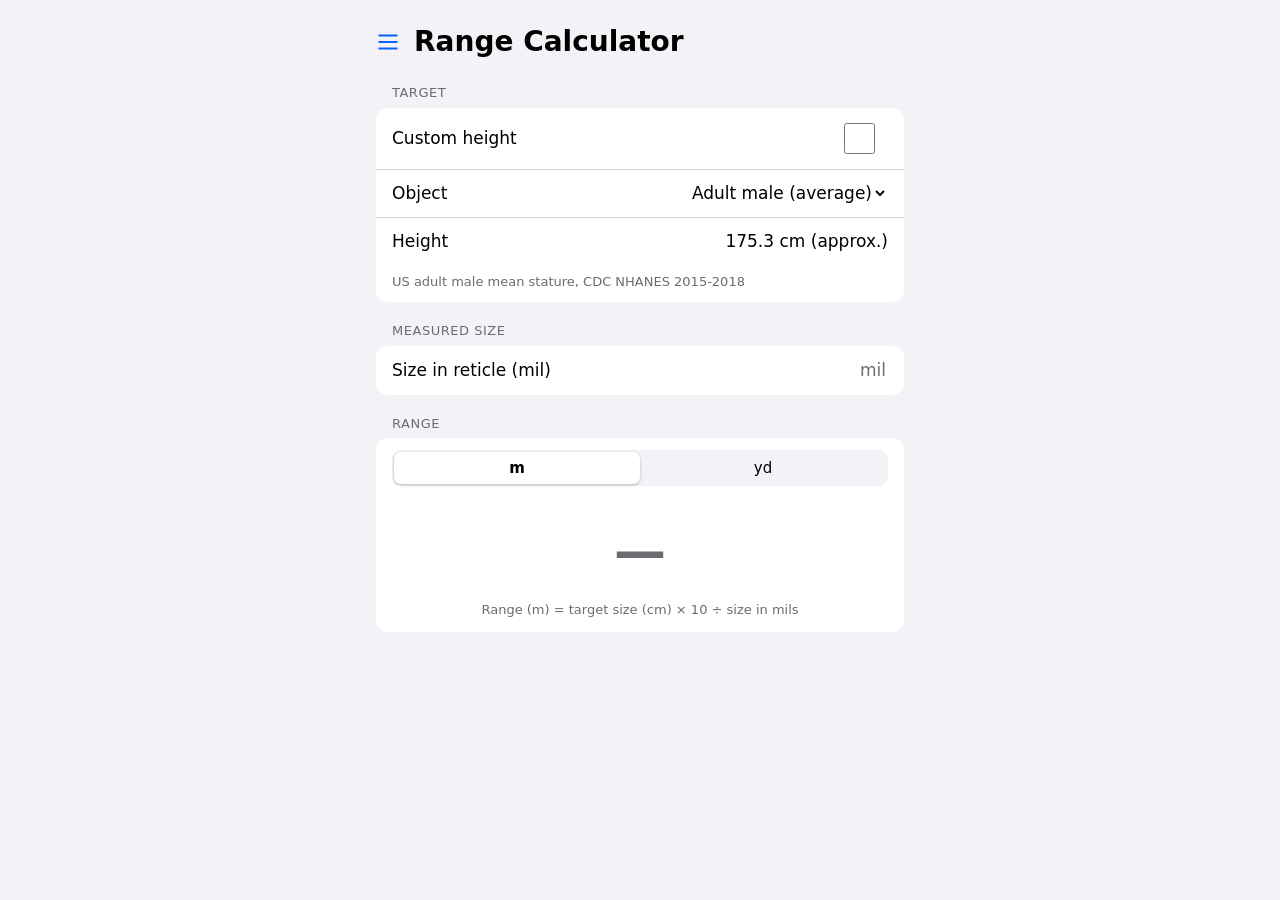
<file: index.html>
<!doctype html>
<html lang="en">
<head>
<meta charset="utf-8">
<meta name="viewport" content="width=device-width, initial-scale=1, viewport-fit=cover">
<meta name="apple-mobile-web-app-capable" content="yes">
<meta name="mobile-web-app-capable" content="yes">
<meta name="apple-mobile-web-app-title" content="Line Ready">
<meta name="apple-mobile-web-app-status-bar-style" content="default">
<meta name="theme-color" content="#f2f2f7" media="(prefers-color-scheme: light)">
<meta name="theme-color" content="#000000" media="(prefers-color-scheme: dark)">
<link rel="manifest" href="manifest.webmanifest">
<link rel="apple-touch-icon" href="icon-180.png">
<link rel="icon" href="icon.svg">
<title>Range Calculator · Line Ready</title>
<script>try{var t=localStorage.getItem("line-ready-theme");if(t==="classic"||t==="glass")document.documentElement.setAttribute("data-theme",t)}catch(e){}</script>
<link rel="stylesheet" href="app.css">
<link rel="stylesheet" href="themes.css">
</head>
<body>
<header class="titlebar"><button class="iconbtn" id="menuBtn" type="button" aria-label="Open menu" aria-controls="drawer" aria-expanded="false"></button><h1>Range Calculator</h1></header>

<h2>Target</h2>
<div class="card">
  <div class="row"><label for="custom">Custom height</label><input id="custom" class="toggle" type="checkbox"></div>
  <div class="row" id="pickRow"><label for="target">Object</label><select id="target"></select></div>
  <div class="row" id="heightRow"><label>Height</label><span id="height"></span></div>
  <div class="row" id="customRow" hidden><label for="customH">Height (cm)</label><input id="customH" type="text" inputmode="decimal" placeholder="cm"></div>
  <div class="note" id="note"></div>
</div>

<h2>Measured size</h2>
<div class="card">
  <div class="row"><label for="mils">Size in reticle (mil)</label><input id="mils" type="text" inputmode="decimal" placeholder="mil"></div>
</div>

<h2>Range</h2>
<div class="card">
  <div class="row"><div class="seg" role="group" aria-label="Unit">
    <button type="button" data-unit="m" aria-pressed="true">m</button>
    <button type="button" data-unit="yd" aria-pressed="false">yd</button>
  </div></div>
  <div class="result empty" id="result" aria-live="polite">—</div>
  <div class="formula">Range (m) = target size (cm) × 10 ÷ size in mils</div>
</div>

<script src="targets.js"></script>
<script>
"use strict";

const YARDS_PER_METER = 1.0936133;

/* range (m) = target size (cm) * 10 / size in mils; null for invalid input */
function rangeMeters(sizeCm, mils) {
  if (!Number.isFinite(sizeCm) || sizeCm <= 0) return null;
  if (!Number.isFinite(mils) || mils <= 0) return null;
  return sizeCm * 10 / mils;
}

/* Accepts "1.5" or "1,5" */
function parseNum(text) {
  const t = String(text).trim().replace(",", ".");
  if (!/^\d*\.?\d+$|^\d+\.$/.test(t)) return NaN;
  return Number(t);
}

/* ---- UI ---- */
const $ = id => document.getElementById(id);
const state = { unit: "m" };

function init() {
  const sel = $("target");
  for (const [key, title] of CATEGORIES) {
    const group = document.createElement("optgroup");
    group.label = title;
    for (const t of TARGETS.filter(t => t.category === key)) {
      const o = document.createElement("option");
      o.value = t.id; o.textContent = t.name;
      group.appendChild(o);
    }
    sel.appendChild(group);
  }
  for (const id of ["target","custom","customH","mils"]) {
    $(id).addEventListener("input", update);
    $(id).addEventListener("change", update);
  }
  document.querySelectorAll("[data-unit]").forEach(b => b.addEventListener("click", () => {
    state.unit = b.dataset.unit;
    document.querySelectorAll("[data-unit]").forEach(x => x.setAttribute("aria-pressed", String(x === b)));
    update();
  }));
  update();
}

function update() {
  const custom = $("custom").checked;
  $("pickRow").hidden = $("heightRow").hidden = custom;
  $("note").hidden = custom;
  $("customRow").hidden = !custom;

  let heightCm;
  if (custom) {
    heightCm = parseNum($("customH").value);
  } else {
    const t = TARGETS.find(t => t.id === $("target").value);
    heightCm = t.heightCm;
    $("height").textContent = `${+t.heightCm.toFixed(1)} cm${t.approximate ? " (approx.)" : ""}`;
    $("note").textContent = t.note || "";
  }

  const m = rangeMeters(heightCm, parseNum($("mils").value));
  const out = $("result");
  if (m === null) {
    out.textContent = "—"; out.classList.add("empty");
  } else {
    const v = state.unit === "m" ? m : m * YARDS_PER_METER;
    const tens = Math.round(v / 10) * 10;   /* nearest 10 */
    out.textContent = tens === 0 ? `<5 ${state.unit}` : `${tens} ${state.unit}`;
    out.classList.remove("empty");
  }
}

init();

if ("serviceWorker" in navigator && (location.protocol === "https:" || location.hostname === "localhost")) {
  navigator.serviceWorker.register("sw.js").catch(() => {});
}
</script>
<script src="common.js"></script>
</body>
</html>
</file>
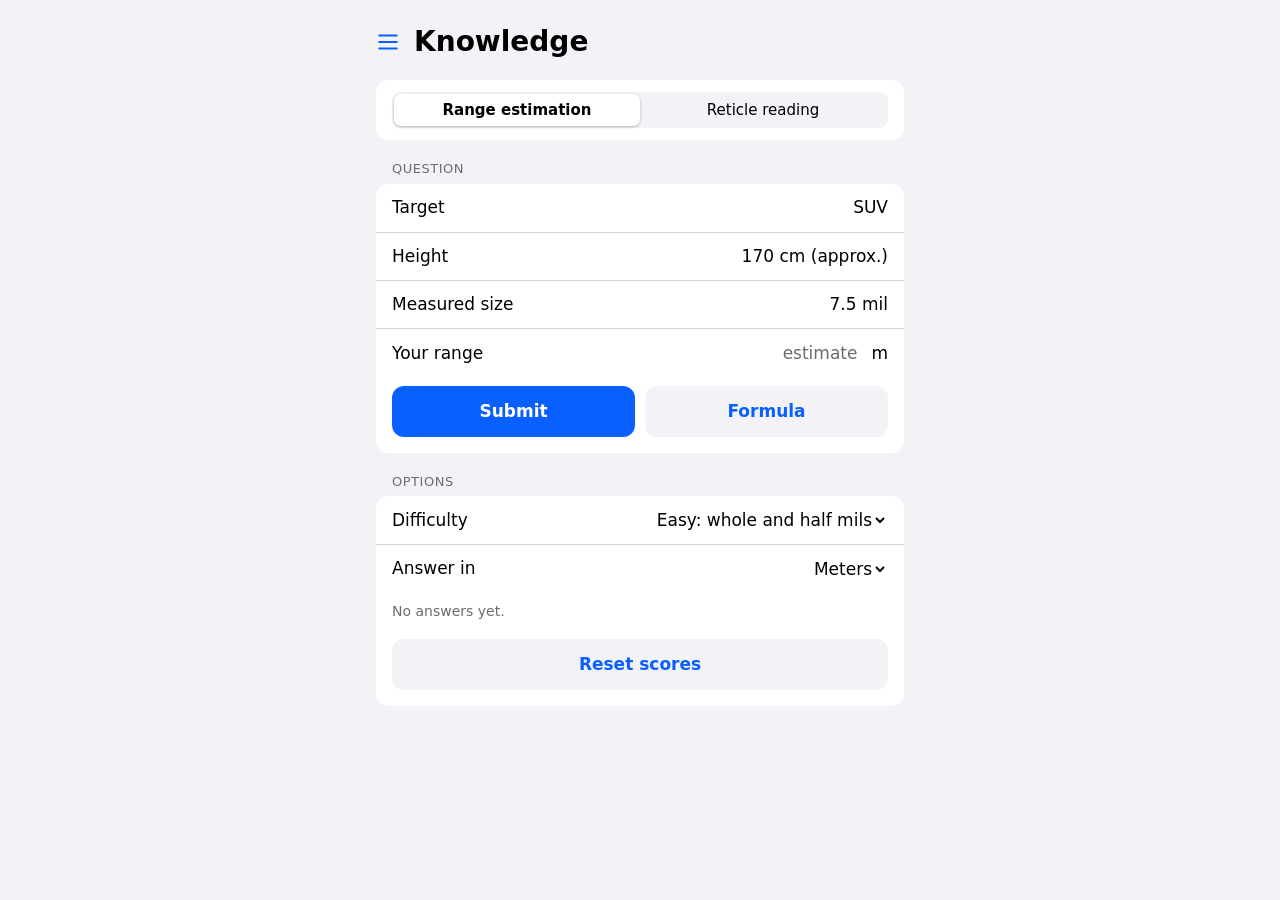
<file: knowledge.html>
<!doctype html>
<html lang="en">
<head>
<meta charset="utf-8">
<meta name="viewport" content="width=device-width, initial-scale=1, viewport-fit=cover">
<meta name="apple-mobile-web-app-capable" content="yes">
<meta name="mobile-web-app-capable" content="yes">
<meta name="apple-mobile-web-app-title" content="Line Ready">
<meta name="apple-mobile-web-app-status-bar-style" content="default">
<meta name="theme-color" content="#f2f2f7" media="(prefers-color-scheme: light)">
<meta name="theme-color" content="#000000" media="(prefers-color-scheme: dark)">
<link rel="manifest" href="manifest.webmanifest">
<link rel="apple-touch-icon" href="icon-180.png">
<link rel="icon" href="icon.svg">
<script>try{var t=localStorage.getItem("line-ready-theme");if(t==="classic"||t==="glass")document.documentElement.setAttribute("data-theme",t)}catch(e){}</script>
<link rel="stylesheet" href="app.css">
<link rel="stylesheet" href="themes.css">
<title>Knowledge · Line Ready</title>
</head>
<body>
<header class="titlebar">
  <button class="iconbtn" id="menuBtn" type="button" aria-label="Open menu" aria-controls="drawer" aria-expanded="false"></button>
  <h1>Knowledge</h1>
</header>

<div class="card">
  <div class="row"><div class="seg" role="group" aria-label="Quiz">
    <button type="button" id="tabRange" data-tab="range" aria-pressed="true" aria-controls="panelRange">Range estimation</button>
    <button type="button" id="tabReticle" data-tab="reticle" aria-pressed="false" aria-controls="panelReticle">Reticle reading</button>
  </div></div>
</div>

<!-- ============ Range estimation ============ -->
<section id="panelRange" aria-label="Range estimation quiz">
  <h2>Question</h2>
  <div class="card">
    <div class="row"><label>Target</label><span class="value" id="rq-target"></span></div>
    <div class="row"><label>Height</label><span class="value" id="rq-height"></span></div>
    <div class="row"><label>Measured size</label><span class="value" id="rq-mils"></span></div>
    <div class="row"><label for="rq-answer">Your range</label>
      <input id="rq-answer" type="text" inputmode="decimal" placeholder="estimate" autocomplete="off"><span id="rq-unit">m</span></div>
    <div class="btnrow">
      <button class="btn" id="rq-submit" type="button">Submit</button>
      <button class="btn" id="rq-next" type="button" hidden>Next</button>
      <button class="btn secondary" id="rq-hint" type="button">Formula</button>
    </div>
    <div class="feedback" id="rq-feedback" role="status" aria-live="polite" hidden></div>
  </div>

  <h2>Options</h2>
  <div class="card">
    <div class="row"><label for="rq-difficulty">Difficulty</label>
      <select id="rq-difficulty">
        <option value="easy">Easy: whole and half mils</option>
        <option value="standard">Standard: tenths of a mil</option>
      </select></div>
    <div class="row"><label for="rq-units">Answer in</label>
      <select id="rq-units"><option value="m">Meters</option><option value="yd">Yards</option></select></div>
    <div class="stats" id="rq-stats"></div>
    <div class="btnrow"><button class="btn secondary" id="rq-reset" type="button">Reset scores</button></div>
  </div>
</section>

<!-- ============ Reticle reading ============ -->
<section id="panelReticle" aria-label="Reticle reading quiz" hidden>
  <h2>Question</h2>
  <div class="card">
    <div class="reticle-wrap"><svg id="rt-svg" role="img" aria-label="A mil reticle with a target"></svg></div>
    <div class="row"><label id="rt-prompt" for="rt-answer">Measure the target</label>
      <input id="rt-answer" type="text" inputmode="decimal" placeholder="reading" autocomplete="off"><span>mil</span></div>
    <div class="btnrow">
      <button class="btn" id="rt-submit" type="button">Submit</button>
      <button class="btn" id="rt-next" type="button" hidden>Next</button>
      <button class="btn secondary" id="rt-hint" type="button">Hint</button>
    </div>
    <div class="feedback" id="rt-feedback" role="status" aria-live="polite" hidden></div>
  </div>

  <h2>Options</h2>
  <div class="card">
    <div class="row"><label for="rt-style">Reticle</label>
      <select id="rt-style">
        <option value="hash">Mil-hash (0.5 mil marks)</option>
        <option value="dot">Mil-dot (dots 1 mil apart)</option>
      </select></div>
    <div class="row"><label for="rt-kind">Measure</label>
      <select id="rt-kind">
        <option value="mixed">Width and height</option>
        <option value="width">Width only</option>
        <option value="height">Height only</option>
      </select></div>
    <div class="stats" id="rt-stats"></div>
    <div class="btnrow"><button class="btn secondary" id="rt-reset" type="button">Reset scores</button></div>
    <div class="note">The reticles are generic illustrations, not a specific manufacturer's design. Answers within 0.2 mil (mil-hash) or 0.3 mil (mil-dot) count as correct.</div>
  </div>
</section>

<script src="targets.js"></script>
<script>
"use strict";

const $ = id => document.getElementById(id);
const YARDS_PER_METER = 1.0936133;
const STORE_KEY = "line-ready-knowledge-v1";

/* ====================== pure logic ====================== */

function parseNum(text) {
  const t = String(text).trim().replace(",", ".");
  if (!/^\d*\.?\d+$|^\d+\.$/.test(t)) return NaN;
  return Number(t);
}
const roundTo = (x, step) => Math.round(x / step) * step;
const fix = (x, d = 1) => Number(x.toFixed(d));

/* ---- range estimation ---- */

/* A target, the size it measures in the reticle, and the exact range from range (m) = cm x 10 / mil. */
function rangeQuestion(difficulty, rand = Math.random) {
  for (let attempt = 0; attempt < 100; attempt++) {
    const target = TARGETS[Math.floor(rand() * TARGETS.length)];
    let mils;
    if (difficulty === "easy") {
      mils = (2 + Math.floor(rand() * 17)) * 0.5;                      // 1.0 to 9.0 mil
    } else {
      const rMin = Math.max(10, target.heightCm * 10 / 12), rMax = Math.min(1000, target.heightCm * 10 / 0.8);
      if (rMax <= rMin) continue;
      mils = fix(target.heightCm * 10 / (rMin + rand() * (rMax - rMin)), 1);
    }
    if (!(mils >= 0.5)) continue;
    const actualM = target.heightCm * 10 / mils;
    if (actualM >= 10 && actualM <= 1000) return { target, mils, actualM };
  }
  const target = TARGETS.find(t => t.id === "interior-door");
  return { target, mils: 4, actualM: target.heightCm * 10 / 4 };
}

function scoreRange(actual, guess) {
  const errPct = Math.abs(guess - actual) / actual * 100;
  const rating = errPct <= 5 ? "Excellent" : errPct <= 10 ? "Good" : errPct <= 20 ? "Close" : "Off";
  return { errPct, rating, within10: errPct <= 10, direction: guess >= actual ? "over" : "under" };
}

/* ---- reticle reading (all geometry in mils; x right, y down) ---- */

const TOLERANCE = { hash: 0.2, dot: 0.3 };

function reticleQuestion(style, kindPref, rand = Math.random) {
  const kind = kindPref === "mixed" ? (rand() < 0.5 ? "width" : "height") : kindPref;
  const r1 = (a, b) => fix(a + rand() * (b - a), 1);
  if (kind === "width") {
    const w = r1(1.0, 6.0), h = r1(1.0, 3.0), x0 = r1(-5.6, 5.6 - w);
    return { kind, style, actual: w, x0, x1: fix(x0 + w, 1), yT: fix(0.5 - h, 1), yB: 0.5 };
  }
  const H = r1(1.2, 6.0), yT = r1(-4.4, 4.4 - H), xc = r1(-1, 1);
  return { kind, style, actual: H, xc, yT, yB: fix(yT + H, 1) };
}

function scoreReticle(q, guess) {
  const diff = guess - q.actual, abs = Math.abs(diff);
  const tol = TOLERANCE[q.style];
  const rating = abs <= 0.1 + 1e-9 ? "Exact" : abs <= tol + 1e-9 ? "Correct" : "Off";
  return { diff, rating, correct: rating !== "Off", exact: rating === "Exact" };
}

/* ====================== saved scores and options ====================== */

const DEFAULT_STATE = {
  range: { n: 0, within10: 0, errSum: 0 },
  reticle: { n: 0, correct: 0, exact: 0 },
  prefs: { tab: "range", difficulty: "easy", units: "m", style: "hash", kind: "mixed" }
};
let state = structuredClone(DEFAULT_STATE);
try {
  const saved = JSON.parse(localStorage.getItem(STORE_KEY));
  if (saved) for (const k of Object.keys(DEFAULT_STATE)) Object.assign(state[k], saved[k] || {});
} catch (_) {}
function save() { try { localStorage.setItem(STORE_KEY, JSON.stringify(state)); } catch (_) {} }

/* ====================== helpers ====================== */

function feedback(boxId, headText, good, lines) {
  const box = $(boxId); box.replaceChildren();
  const head = document.createElement("div");
  head.className = "head " + (good ? "good" : "bad"); head.textContent = headText; box.appendChild(head);
  for (const line of lines) { const d = document.createElement("div"); d.textContent = line; box.appendChild(d); }
  box.hidden = false;
}
const pct = (a, b) => b ? Math.round(a / b * 100) : 0;

/* ====================== range estimation UI ====================== */

let rq = null;

function renderRangeStats() {
  const s = state.range;
  $("rq-stats").textContent = s.n
    ? `Answered ${s.n} · within 10%: ${s.within10} (${pct(s.within10, s.n)}%) · average error ${(s.errSum / s.n).toFixed(1)}%`
    : "No answers yet.";
}

function newRangeQuestion() {
  rq = rangeQuestion(state.prefs.difficulty);
  rq.answered = false;
  $("rq-target").textContent = rq.target.name;
  $("rq-height").textContent = `${fix(rq.target.heightCm, 1)} cm` + (rq.target.approximate ? " (approx.)" : "");
  $("rq-mils").textContent = `${rq.mils.toFixed(1)} mil`;
  $("rq-unit").textContent = state.prefs.units;
  $("rq-answer").value = ""; $("rq-answer").disabled = false;
  $("rq-submit").hidden = false; $("rq-next").hidden = true; $("rq-hint").hidden = false;
  $("rq-feedback").hidden = true;
}

function submitRange() {
  if (!rq || rq.answered) return;
  const guess = parseNum($("rq-answer").value);
  if (!(guess > 0)) { feedback("rq-feedback", "Enter your range as a number.", false, []); return; }
  const unit = state.prefs.units;
  const actual = unit === "m" ? rq.actualM : rq.actualM * YARDS_PER_METER;
  const r = scoreRange(actual, guess);
  rq.answered = true;
  state.range.n++; state.range.errSum += r.errPct; if (r.within10) state.range.within10++;
  save(); renderRangeStats();
  const lines = [
    `Actual range: ${Math.round(actual)} ${unit}`,
    `${fix(rq.target.heightCm, 1)} cm × 10 ÷ ${rq.mils.toFixed(1)} mil = ${fix(rq.actualM, 1)} m` +
      (unit === "yd" ? ` (${fix(actual, 1)} yd)` : "")
  ];
  feedback("rq-feedback", `${r.rating}: ${r.errPct.toFixed(1)}% ${r.direction}`, r.within10, lines);
  $("rq-answer").disabled = true;
  $("rq-submit").hidden = true; $("rq-next").hidden = false; $("rq-hint").hidden = true;
  $("rq-next").focus();
}

function hintRange() {
  feedback("rq-feedback", "Formula", true, ["Range (m) = target height (cm) × 10 ÷ size in mils", "Yards = meters × 1.094"]);
}

/* ====================== reticle UI ====================== */

const NS = "http://www.w3.org/2000/svg";
const VB = { x: -6.4, y: -4.8, w: 12.8, h: 9.6 };
function svgEl(tag, attrs, parent) {
  const e = document.createElementNS(NS, tag);
  for (const k in attrs) e.setAttribute(k, attrs[k]);
  if (parent) parent.appendChild(e);
  return e;
}

function drawTarget(g, q) {
  if (q.kind === "width") {
    svgEl("rect", { x: q.x0, y: q.yT, width: fix(q.x1 - q.x0, 1), height: fix(q.yB - q.yT, 1), rx: 0.08, fill: "#4a5568", stroke: "#2d3748", "stroke-width": 0.05 }, g);
    return;
  }
  const H = q.actual, x = q.xc, top = q.yT, fillc = "#2f3640";
  svgEl("circle", { cx: x, cy: top + 0.065 * H, r: 0.065 * H, fill: fillc }, g);                                   // head: top edge at yT
  svgEl("rect", { x: x - 0.15 * H, y: top + 0.14 * H, width: 0.30 * H, height: 0.38 * H, rx: 0.04 * H, fill: fillc }, g); // torso
  svgEl("rect", { x: x - 0.14 * H, y: top + 0.50 * H, width: 0.12 * H, height: 0.50 * H, fill: fillc }, g);          // legs: feet at yT + H
  svgEl("rect", { x: x + 0.02 * H, y: top + 0.50 * H, width: 0.12 * H, height: 0.50 * H, fill: fillc }, g);
}

/* Draw the reticle features in one color; called twice (white halo, then black) so they read on any background. */
function drawReticleLines(g, style, color, extra) {
  const w = 0.035 + extra, line = (x1, y1, x2, y2, sw = w) => svgEl("line", { x1, y1, x2, y2, stroke: color, "stroke-width": sw }, g);
  line(-6.2, 0, 6.2, 0); line(0, -4.6, 0, 4.6);
  if (style === "hash") {
    for (let k = 1; k <= 12; k++) { const len = k % 2 ? 0.1 : 0.2, p = k * 0.5; for (const s of [-1, 1]) { line(s * p, -len, s * p, len); if (p <= 4.5) line(-len, s * p, len, s * p); } }
  } else {
    for (let k = 1; k <= 5; k++) for (const s of [-1, 1]) {
      svgEl("circle", { cx: s * k, cy: 0, r: 0.1 + extra / 2, fill: color }, g);
      if (k <= 4) svgEl("circle", { cx: 0, cy: s * k, r: 0.1 + extra / 2, fill: color }, g);
    }
  }
}

function drawReticleLabels(g) {
  const t = (x, y, text) => {
    const e = svgEl("text", { x, y, "font-size": 0.34, "text-anchor": "middle", "font-family": "system-ui, sans-serif", fill: "#111", stroke: "#fff", "stroke-width": 0.09, "paint-order": "stroke" }, g);
    e.textContent = text;
  };
  for (let k = 1; k <= 6; k++) for (const s of [-1, 1]) t(s * k, 0.58, k);
  for (let k = 1; k <= 4; k++) for (const s of [-1, 1]) t(0.42, s * k + 0.12, k);
}

function drawReveal(g, q) {
  const red = "#d92d20", dash = { stroke: red, "stroke-width": 0.04, "stroke-dasharray": "0.15 0.1" };
  const label = (x, y, text, anchor) => { const e = svgEl("text", { x, y, "font-size": 0.4, "font-weight": 700, "text-anchor": anchor, "font-family": "system-ui, sans-serif", fill: red, stroke: "#fff", "stroke-width": 0.1, "paint-order": "stroke" }, g); e.textContent = text; };
  if (q.kind === "width") {
    svgEl("line", { x1: q.x0, y1: -4.6, x2: q.x0, y2: 4.6, ...dash }, g);
    svgEl("line", { x1: q.x1, y1: -4.6, x2: q.x1, y2: 4.6, ...dash }, g);
    const y = Math.min(q.yT, 0) - 0.5;
    svgEl("line", { x1: q.x0, y1: y, x2: q.x1, y2: y, stroke: red, "stroke-width": 0.05 }, g);
    label((q.x0 + q.x1) / 2, y - 0.15, `${q.actual.toFixed(1)} mil`, "middle");
    label(q.x0, 4.5, q.x0.toFixed(1), "middle"); label(q.x1, 4.5, q.x1.toFixed(1), "middle");
  } else {
    svgEl("line", { x1: -6.2, y1: q.yT, x2: 6.2, y2: q.yT, ...dash }, g);
    svgEl("line", { x1: -6.2, y1: q.yB, x2: 6.2, y2: q.yB, ...dash }, g);
    const x = q.xc + 0.15 * q.actual + 0.7;
    svgEl("line", { x1: x, y1: q.yT, x2: x, y2: q.yB, stroke: red, "stroke-width": 0.05 }, g);
    label(x + 0.15, (q.yT + q.yB) / 2 - 1.0, `${q.actual.toFixed(1)} mil`, "start");
  }
}

let rt = null;

function drawReticle(q, reveal) {
  const svg = $("rt-svg"); svg.replaceChildren();
  svg.setAttribute("viewBox", `${VB.x} ${VB.y} ${VB.w} ${VB.h}`);
  svgEl("rect", { x: VB.x, y: VB.y, width: VB.w, height: VB.h, fill: "#e4ecf3" }, svg);
  drawTarget(svgEl("g", {}, svg), q);
  drawReticleLines(svgEl("g", {}, svg), q.style, "#ffffff", 0.07);
  drawReticleLines(svgEl("g", {}, svg), q.style, "#111111", 0);
  if (q.style === "hash") drawReticleLabels(svgEl("g", {}, svg));
  if (reveal) drawReveal(svgEl("g", {}, svg), q);
}

function renderReticleStats() {
  const s = state.reticle;
  $("rt-stats").textContent = s.n
    ? `Answered ${s.n} · correct: ${s.correct} (${pct(s.correct, s.n)}%) · exact: ${s.exact}`
    : "No answers yet.";
}

function newReticleQuestion() {
  rt = reticleQuestion(state.prefs.style, state.prefs.kind);
  rt.answered = false;
  $("rt-prompt").textContent = rt.kind === "width" ? "Width of the plate" : "Height of the silhouette";
  $("rt-answer").value = ""; $("rt-answer").disabled = false;
  $("rt-submit").hidden = false; $("rt-next").hidden = true; $("rt-hint").hidden = false;
  $("rt-feedback").hidden = true;
  drawReticle(rt, false);
  $("rt-svg").setAttribute("aria-label", `A ${rt.style === "hash" ? "mil-hash" : "mil-dot"} reticle with a ${rt.kind === "width" ? "plate" : "standing silhouette"}. ` +
    `Measure its ${rt.kind} in mils.`);
}

function submitReticle() {
  if (!rt || rt.answered) return;
  const guess = parseNum($("rt-answer").value);
  if (!(guess > 0)) { feedback("rt-feedback", "Enter the size as a number of mils.", false, []); return; }
  const r = scoreReticle(rt, guess);
  rt.answered = true;
  state.reticle.n++; if (r.correct) state.reticle.correct++; if (r.exact) state.reticle.exact++;
  save(); renderReticleStats();
  const d = String(+Math.abs(r.diff).toFixed(2));
  const lines = [`Actual: ${rt.actual.toFixed(1)} mil` + (r.diff ? ` · you were ${d} mil ${r.diff > 0 ? "high" : "low"}` : "")];
  lines.push(rt.kind === "width"
    ? `Edges at ${rt.x0.toFixed(1)} and ${rt.x1.toFixed(1)} mil: ${rt.x1.toFixed(1)} − (${rt.x0.toFixed(1)}) = ${rt.actual.toFixed(1)} mil`
    : `Top at ${rt.yT.toFixed(1)} and feet at ${rt.yB.toFixed(1)} mil: ${rt.yB.toFixed(1)} − (${rt.yT.toFixed(1)}) = ${rt.actual.toFixed(1)} mil`);
  feedback("rt-feedback", r.rating, r.correct, lines);
  drawReticle(rt, true);
  $("rt-answer").disabled = true;
  $("rt-submit").hidden = true; $("rt-next").hidden = false; $("rt-hint").hidden = true;
  $("rt-next").focus();
}

function hintReticle() {
  const marks = rt.style === "hash" ? "The marks are 0.5 mil apart; the longer ones are whole mils." : "The dots are 1 mil apart, center to center, so estimate between them.";
  feedback("rt-feedback", "Hint", true, [
    rt.kind === "width" ? "Read where the left and right edges fall along the horizontal line, then subtract."
                        : "Read where the top and the feet fall along the vertical line, then subtract.",
    marks
  ]);
}

/* ====================== wiring ====================== */

function showTab(name) {
  state.prefs.tab = name; save();
  $("panelRange").hidden = name !== "range"; $("panelReticle").hidden = name !== "reticle";
  document.querySelectorAll("[data-tab]").forEach(b => b.setAttribute("aria-pressed", String(b.dataset.tab === name)));
}
document.querySelectorAll("[data-tab]").forEach(b => b.addEventListener("click", () => showTab(b.dataset.tab)));

$("rq-submit").addEventListener("click", submitRange);
$("rq-next").addEventListener("click", () => { newRangeQuestion(); $("rq-answer").focus(); });
$("rq-hint").addEventListener("click", hintRange);
$("rq-answer").addEventListener("keydown", e => { if (e.key === "Enter") { e.preventDefault(); submitRange(); } });
$("rq-difficulty").addEventListener("change", e => { state.prefs.difficulty = e.target.value; save(); newRangeQuestion(); });
$("rq-units").addEventListener("change", e => { state.prefs.units = e.target.value; save(); newRangeQuestion(); });
$("rq-reset").addEventListener("click", () => { state.range = structuredClone(DEFAULT_STATE.range); save(); renderRangeStats(); });

$("rt-submit").addEventListener("click", submitReticle);
$("rt-next").addEventListener("click", () => { newReticleQuestion(); $("rt-answer").focus(); });
$("rt-hint").addEventListener("click", hintReticle);
$("rt-answer").addEventListener("keydown", e => { if (e.key === "Enter") { e.preventDefault(); submitReticle(); } });
$("rt-style").addEventListener("change", e => { state.prefs.style = e.target.value; save(); newReticleQuestion(); });
$("rt-kind").addEventListener("change", e => { state.prefs.kind = e.target.value; save(); newReticleQuestion(); });
$("rt-reset").addEventListener("click", () => { state.reticle = structuredClone(DEFAULT_STATE.reticle); save(); renderReticleStats(); });

for (const [id, key] of [["rq-difficulty", "difficulty"], ["rq-units", "units"], ["rt-style", "style"], ["rt-kind", "kind"]]) {
  const el = $(id); el.value = state.prefs[key];
  if (el.value !== state.prefs[key]) el.value = DEFAULT_STATE.prefs[key];
  state.prefs[key] = el.value;
}
renderRangeStats(); renderReticleStats();
newRangeQuestion(); newReticleQuestion();
showTab(state.prefs.tab === "reticle" ? "reticle" : "range");

if ("serviceWorker" in navigator && (location.protocol === "https:" || location.hostname === "localhost")) {
  navigator.serviceWorker.register("sw.js").catch(() => {});
}
</script>
<script src="common.js"></script>
</body>
</html>
</file>
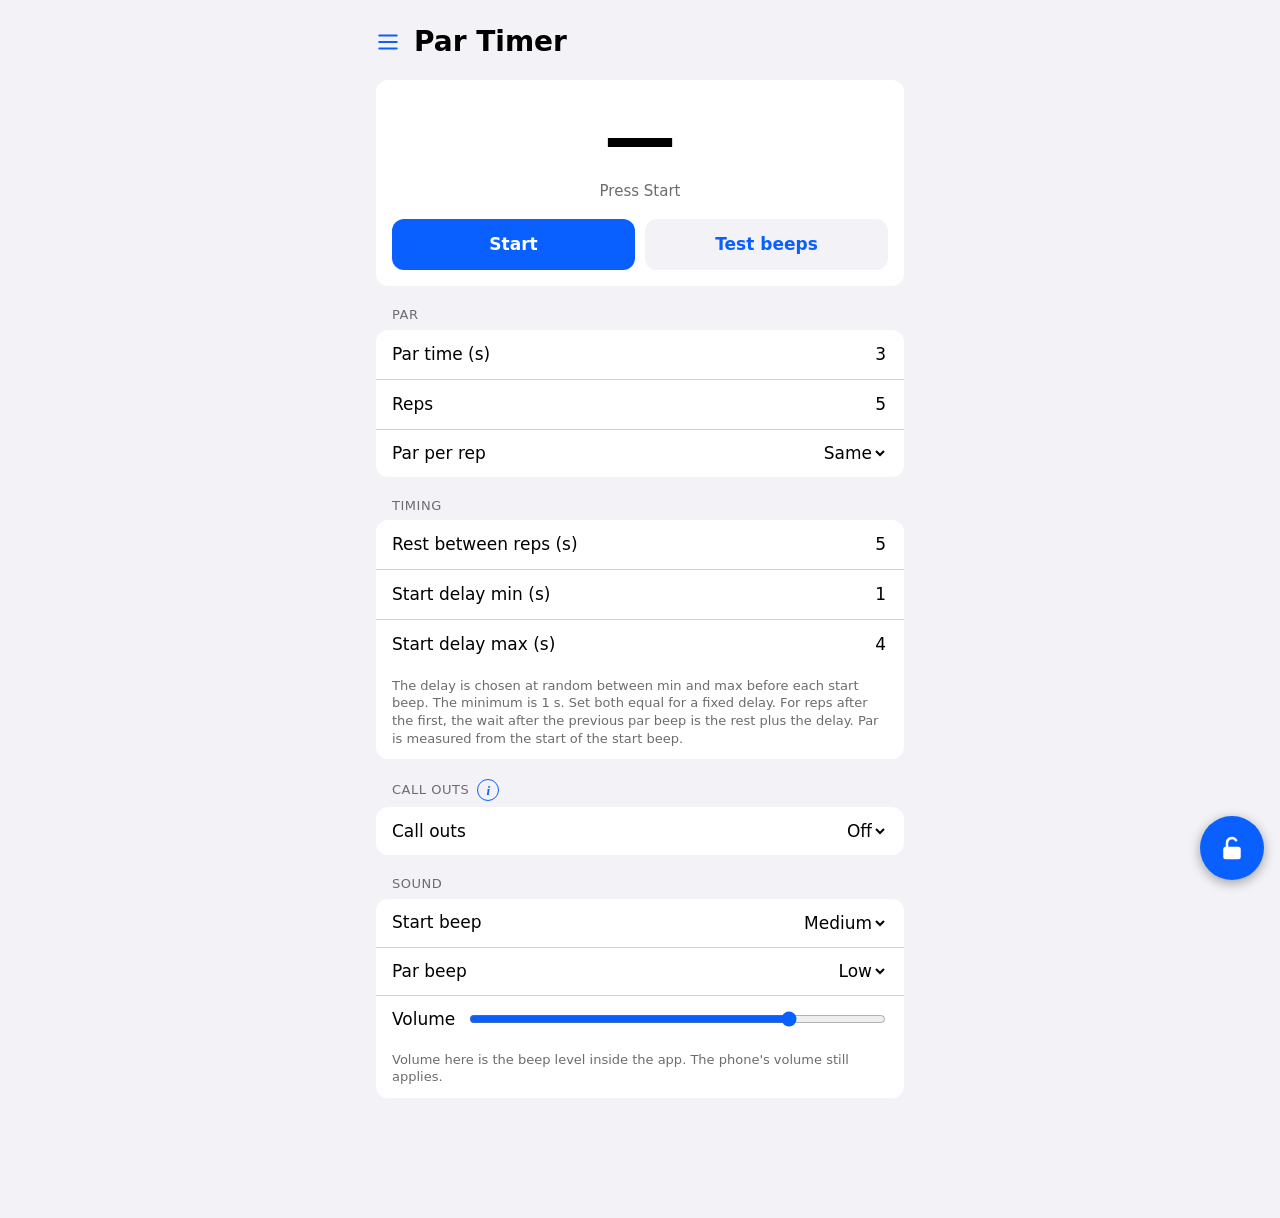
<file: par.html>
<!doctype html>
<html lang="en">
<head>
<meta charset="utf-8">
<meta name="viewport" content="width=device-width, initial-scale=1, viewport-fit=cover">
<meta name="apple-mobile-web-app-capable" content="yes">
<meta name="mobile-web-app-capable" content="yes">
<meta name="apple-mobile-web-app-title" content="Line Ready">
<meta name="apple-mobile-web-app-status-bar-style" content="default">
<meta name="theme-color" content="#f2f2f7" media="(prefers-color-scheme: light)">
<meta name="theme-color" content="#000000" media="(prefers-color-scheme: dark)">
<link rel="manifest" href="manifest.webmanifest">
<link rel="apple-touch-icon" href="icon-180.png">
<link rel="icon" href="icon.svg">
<script>try{var t=localStorage.getItem("line-ready-theme");if(t==="classic"||t==="glass")document.documentElement.setAttribute("data-theme",t)}catch(e){}</script>
<link rel="stylesheet" href="app.css">
<link rel="stylesheet" href="themes.css">
<title>Par Timer · Line Ready</title>
</head>
<body class="par-page">
<header class="titlebar">
  <button class="iconbtn" id="menuBtn" type="button" aria-label="Open menu" aria-controls="drawer" aria-expanded="false"></button>
  <h1>Par Timer</h1>
</header>

<div class="card">
  <div class="display" id="display" data-phase="idle">
    <div class="big" id="big">—</div>
    <div class="cue" id="cue" hidden></div>
    <div class="sub" id="sub">Press Start</div>
  </div>
  <div class="error" id="error" role="alert" hidden></div>
  <div class="btnrow">
    <button class="btn" id="startBtn" type="button">Start</button>
    <button class="btn stop" id="stopBtn" type="button" hidden>Stop</button>
    <button class="btn secondary" id="testBtn" type="button">Test beeps</button>
  </div>
  <div class="sr-only" id="sr" aria-live="polite"></div>
</div>

<fieldset id="settings">
  <h2>Par</h2>
  <div class="card">
    <div class="row"><label for="parTime">Par time (s)</label><input id="parTime" type="text" inputmode="decimal"></div>
    <div class="row"><label for="reps">Reps</label><input id="reps" type="text" inputmode="numeric"></div>
    <div class="row"><label for="progress">Par per rep</label>
      <select id="progress">
        <option value="none">Same</option>
        <option value="shorter">Shorter each rep</option>
        <option value="longer">Longer each rep</option>
      </select></div>
    <div class="row" id="stepRow"><label for="step">Change per rep (s)</label><input id="step" type="text" inputmode="decimal"></div>
  </div>

  <h2>Timing</h2>
  <div class="card">
    <div class="row"><label for="rest">Rest between reps (s)</label><input id="rest" type="text" inputmode="decimal"></div>
    <div class="row"><label for="delayMin">Start delay min (s)</label><input id="delayMin" type="text" inputmode="decimal"></div>
    <div class="row"><label for="delayMax">Start delay max (s)</label><input id="delayMax" type="text" inputmode="decimal"></div>
    <div class="note">The delay is chosen at random between min and max before each start beep. The minimum is 1 s. Set both equal for a fixed delay. For reps after the first, the wait after the previous par beep is the rest plus the delay. Par is measured from the start of the start beep.</div>
  </div>

  <h2 class="h2-info">Call outs <button class="info-btn" id="cueInfoBtn" type="button" aria-label="About call outs" aria-expanded="false" aria-controls="cueNote">i</button></h2>
  <div class="card">
    <div class="row"><label for="cueMode">Call outs</label>
      <select id="cueMode">
        <option value="off">Off</option>
        <option value="targets">Target number</option>
        <option value="colors">Color</option>
        <option value="custom">Custom list</option>
      </select></div>
    <div class="row" id="cueCountRow"><label for="cueCount">Number of targets</label><input id="cueCount" type="text" inputmode="numeric"></div>
    <div class="row" id="cueListRow"><label for="cueList">Call outs</label><input id="cueList" type="text" inputmode="text" autocapitalize="words" placeholder="Left, Center, Right"></div>
    <div class="row" id="cueDeliveryRow" hidden><label for="cueDelivery">Delivery</label>
      <select id="cueDelivery">
        <option value="both">Voice and screen</option>
        <option value="voice">Voice only</option>
        <option value="screen">Screen only</option>
      </select></div>
    <div class="row" id="cueTimingRow"><label for="cueTiming">Announce</label>
      <select id="cueTiming">
        <option value="before">Before the start beep</option>
        <option value="beep">At the start beep</option>
      </select></div>
    <div class="note" id="cueNote" hidden>Call outs tell you which target to engage on each rep, so you react to an instruction instead of a fixed plan. Before every rep the app picks one at random (the same one can come up twice in a row) and shows it on screen.<br><br>
      Target number: for example "Target 2".<br>
      Color: a color name and a matching colored box.<br>
      Custom list: your own words, separated by commas.<br><br>
      Announce "Before the start beep" shows it during the start delay so you can find the target before the beep; "At the start beep" shows it with the beep to test your reaction.<br><br>
      Test beeps plays only the start and par beeps, without a call out.</div>
  </div>

  <h2>Sound</h2>
  <div class="card">
    <div class="row"><label for="startHz">Start beep</label>
      <select id="startHz">
        <option value="3000">High</option>
        <option value="2000">Medium</option>
        <option value="1000">Low</option>
      </select></div>
    <div class="row"><label for="endHz">Par beep</label>
      <select id="endHz">
        <option value="3000">High</option>
        <option value="2000">Medium</option>
        <option value="1000">Low</option>
      </select></div>
    <div class="row"><label for="volume">Volume</label><input id="volume" type="range" min="10" max="100" step="5"></div>
    <div class="note">Volume here is the beep level inside the app. The phone's volume still applies.</div>
  </div>
</fieldset>

<button class="lockbtn" id="lockBtn" type="button" aria-pressed="false" aria-label="Hold for 3 seconds to lock the screen">
  <svg class="ring" viewBox="0 0 64 64" aria-hidden="true"><circle id="lockRing" cx="32" cy="32" r="29"/></svg>
  <svg class="icon-open" viewBox="0 0 24 24" aria-hidden="true"><rect x="5" y="11" width="14" height="10" rx="2" fill="currentColor"/><path d="M8 11V8a4 4 0 0 1 7.3-2.2" fill="none" stroke="currentColor" stroke-width="2" stroke-linecap="round"/></svg>
  <svg class="icon-closed" viewBox="0 0 24 24" aria-hidden="true"><rect x="5" y="11" width="14" height="10" rx="2" fill="currentColor"/><path d="M8 11V8a4 4 0 0 1 8 0v3" fill="none" stroke="currentColor" stroke-width="2" stroke-linecap="round"/></svg>
</button>
<div class="toast" id="toast" role="status" hidden></div>

<script>
"use strict";

const $ = id => document.getElementById(id);

const DEFAULTS = { parTime: "3", reps: "5", progress: "none", step: "0.1", rest: "5",
                   delayMin: "1", delayMax: "4", startHz: "2000", endHz: "1000", volume: "80",
                   cueMode: "off", cueCount: "3", cueList: "Left, Center, Right", cueDelivery: "both", cueTiming: "before" };
const FIELDS = Object.keys(DEFAULTS);
const STORE_KEY = "rangecalc-par-v1";
const BEEP_SEC = 0.3, MIN_PAR = 0.2, MIN_DELAY = 1, CUE_GAP_SEC = 0.3, MAX_REPS = 100, TAIL_SEC = 0.6;
const SPEECH_OK = "speechSynthesis" in window && "SpeechSynthesisUtterance" in window;
// Voice call outs are hidden until they work on iPhone (they stopped mid call out up to v18).
// Set to true to show the Delivery option again; the voice code below is kept.
const VOICE_ENABLED = false;
const COLORS = [["Red", "#e5271c", "#fff"], ["Blue", "#0a60ff", "#fff"], ["Green", "#1f9d3a", "#fff"],
                ["Yellow", "#f2c200", "#111"], ["White", "#f4f4f4", "#111"]];

function cueOptions(cfg) {
  if (cfg.cueMode === "targets") return Array.from({ length: cfg.cueCount }, (_, i) => ({ text: `Target ${i + 1}`, say: String(i + 1) }));
  if (cfg.cueMode === "colors") return COLORS.map(([text, color, ink]) => ({ text, color, ink }));
  if (cfg.cueMode === "custom") return cfg.cueItems.map(text => ({ text }));
  return [];
}

/* ---------- pure logic ---------- */

/* Rough length of a spoken call out at rate 1.05 (a single number is about 0.4 s). */
const speechSec = cue => 0.35 + 0.075 * (cue.say || cue.text).length;

function parseNum(text) {
  const t = String(text).trim().replace(",", ".");
  if (!/^\d*\.?\d+$|^\d+\.$/.test(t)) return NaN;
  return Number(t);
}

function readConfig() {
  const v = id => $(id).value;
  const cfg = {
    parTime: parseNum(v("parTime")), reps: parseNum(v("reps")), progress: v("progress"),
    step: parseNum(v("step")), rest: parseNum(v("rest")),
    delayMin: parseNum(v("delayMin")), delayMax: parseNum(v("delayMax")),
    startHz: parseNum(v("startHz")), endHz: parseNum(v("endHz")), volume: parseNum(v("volume")) / 100,
    cueMode: v("cueMode"), cueCount: parseNum(v("cueCount")),
    cueItems: v("cueList").split(",").map(x => x.trim()).filter(Boolean),
    cueDelivery: VOICE_ENABLED ? v("cueDelivery") : "screen", cueTiming: v("cueTiming")
  };
  const bad = (cond, msg) => cond ? msg : null;
  const error =
    bad(!(cfg.parTime >= MIN_PAR && cfg.parTime <= 600), `Par time must be between ${MIN_PAR} and 600 seconds.`) ||
    bad(!(Number.isInteger(cfg.reps) && cfg.reps >= 1 && cfg.reps <= MAX_REPS), `Reps must be a whole number from 1 to ${MAX_REPS}.`) ||
    bad(cfg.progress !== "none" && !(cfg.step >= 0 && cfg.step <= 60), "Change per rep must be between 0 and 60 seconds.") ||
    bad(!(cfg.rest >= 0 && cfg.rest <= 600), "Rest must be between 0 and 600 seconds.") ||
    bad(!(cfg.delayMin >= MIN_DELAY && cfg.delayMin <= 60), `Start delay min must be between ${MIN_DELAY} and 60 seconds.`) ||
    bad(!(cfg.delayMax >= cfg.delayMin && cfg.delayMax <= 60), "Start delay max must be between the min and 60 seconds.") ||
    bad(!(cfg.startHz > 0 && cfg.endHz > 0), "Choose a start and par beep pitch.") ||
    bad(cfg.cueMode === "targets" && !(Number.isInteger(cfg.cueCount) && cfg.cueCount >= 2 && cfg.cueCount <= 10), "Number of targets must be a whole number from 2 to 10.") ||
    bad(cfg.cueMode === "custom" && (cfg.cueItems.length < 2 || cfg.cueItems.length > 20), "Enter 2 to 20 call outs separated by commas.") ||
    bad(cfg.cueMode === "custom" && cfg.cueItems.some(x => x.length > 30), "Each call out must be 30 characters or fewer.");
  if (error) return { error };
  const wantVoice = cfg.cueDelivery !== "screen", wantScreen = cfg.cueDelivery !== "voice";
  cfg.voice = wantVoice && SPEECH_OK;
  cfg.screen = wantScreen || (wantVoice && !SPEECH_OK);   // never leave a call out with no output
  return { cfg };
}

/* Absolute event times (seconds on the audio clock) for every rep. */
function buildTimeline(cfg, t0, rand = Math.random) {
  const reps = [];
  const options = cueOptions(cfg);
  let cursor = t0;                       // end of the previous rep, or session start
  for (let i = 0; i < cfg.reps; i++) {
    let par = cfg.parTime;
    if (cfg.progress === "shorter") par = Math.max(MIN_PAR, cfg.parTime - cfg.step * i);
    else if (cfg.progress === "longer") par = cfg.parTime + cfg.step * i;
    const delay = cfg.delayMin + rand() * (cfg.delayMax - cfg.delayMin);
    const readyT = cursor + (i === 0 ? 0 : cfg.rest);
    const cue = options.length ? options[Math.floor(rand() * options.length)] : null;
    let startT = readyT + delay;
    // "before": shortly after the rep becomes ready (clear of the previous par beep); "beep": with the start beep
    const cueT = cue ? (cfg.cueTiming === "beep" ? startT : readyT + 0.4) : null;
    // A beep that starts while iOS is still speaking can cut the voice off, so let the spoken call out finish first.
    if (cue && cfg.voice && cfg.cueTiming !== "beep") startT = Math.max(startT, cueT + speechSec(cue) + CUE_GAP_SEC);
    const endT = startT + par;
    reps.push({ n: i + 1, par, readyT, startT, endT, cue, cueT });
    cursor = endT;
  }
  return reps;
}

/* ---------- audio ---------- */

let ctx = null, running = false, reps = [], cfgActive = null, rafId = 0,
    wakeLock = null, silentEl = null, silentURL = null;

function silentWavURL() {
  if (silentURL) return silentURL;
  const sr = 8000, n = sr, buf = new ArrayBuffer(44 + n), v = new DataView(buf);
  const w = (o, s) => [...s].forEach((c, i) => v.setUint8(o + i, c.charCodeAt(0)));
  w(0, "RIFF"); v.setUint32(4, 36 + n, true); w(8, "WAVE"); w(12, "fmt ");
  v.setUint32(16, 16, true); v.setUint16(20, 1, true); v.setUint16(22, 1, true);
  v.setUint32(24, sr, true); v.setUint32(28, sr, true); v.setUint16(32, 1, true); v.setUint16(34, 8, true);
  w(36, "data"); v.setUint32(40, n, true); new Uint8Array(buf, 44).fill(128);
  return (silentURL = URL.createObjectURL(new Blob([buf], { type: "audio/wav" })));
}

/* Ask iOS to play on the media channel so the silent switch does not mute the beeps. */
function useMediaChannel() {
  try {
    if (navigator.audioSession) { navigator.audioSession.type = "playback"; return; }
  } catch (_) {}
  try {
    silentEl = silentEl || Object.assign(new Audio(), { src: silentWavURL(), loop: true });
    silentEl.play().catch(() => {});
  } catch (_) {}
}

function releaseMediaChannel() {
  try { if (silentEl) silentEl.pause(); } catch (_) {}
}

/* Must be called directly from a tap handler. */
function makeContext() {
  const AC = window.AudioContext || window.webkitAudioContext;
  if (!AC) throw new Error("Web Audio is not supported in this browser.");
  const c = new AC({ latencyHint: "interactive" });
  const ready = c.resume();
  useMediaChannel();
  return { c, ready };
}

function beep(c, hz, when, volume) {
  const o = c.createOscillator(), g = c.createGain();
  o.type = "sine"; o.frequency.value = hz;
  g.gain.setValueAtTime(0, when);
  g.gain.linearRampToValueAtTime(volume, when + 0.005);
  g.gain.setValueAtTime(volume, when + BEEP_SEC - 0.01);
  g.gain.linearRampToValueAtTime(0, when + BEEP_SEC);
  o.connect(g).connect(c.destination);
  o.start(when); o.stop(when + BEEP_SEC + 0.02);
}

async function lockScreen() {
  try { if ("wakeLock" in navigator) wakeLock = await navigator.wakeLock.request("screen"); } catch (_) {}
}
function unlockScreen() {
  try { if (wakeLock) wakeLock.release(); } catch (_) {}
  wakeLock = null;
}

/* ---------- call outs ---------- */

let utterance = null;   // keep a reference: an utterance that is garbage collected can stop mid-speech
function speak(text) {
  try {
    // Cancelling right before speak() can make WebKit drop the new utterance, so only cancel when needed.
    if (speechSynthesis.speaking || speechSynthesis.pending) speechSynthesis.cancel();
    if (speechSynthesis.paused) speechSynthesis.resume();
    utterance = new SpeechSynthesisUtterance(text);
    utterance.rate = 1.05; utterance.volume = 1;
    speechSynthesis.speak(utterance);
  } catch (_) {}
}
/* iOS only allows speech that follows a tap; an empty utterance spoken from the Start tap unlocks later ones. */
function unlockSpeech() {
  try { if (SPEECH_OK) { const u = new SpeechSynthesisUtterance(" "); u.volume = 0; speechSynthesis.speak(u); } } catch (_) {}
}
function setCueChip(cue) {
  const el = $("cue");
  el.textContent = cue.text;
  el.style.background = cue.color || ""; el.style.color = cue.ink || ""; el.style.borderColor = cue.color || "";
}
function updateCue(cur, now) {
  const el = $("cue");
  const active = !!cur.cue && now >= cur.cueT && now < cur.endT;
  if (active && cfgActive.voice && !cur.spoken) { cur.spoken = true; speak(cur.cue.say || cur.cue.text); }
  const show = active && cfgActive.screen;
  if (show && el.dataset.rep !== String(cur.n)) {
    setCueChip(cur.cue); el.dataset.rep = String(cur.n);
    announce(`Rep ${cur.n}, ${cur.cue.text}`);
  }
  el.hidden = !show;
  if (!show) delete el.dataset.rep;
}

/* ---------- UI ---------- */

function setDisplay(phase, big, sub) {
  $("display").dataset.phase = phase;
  $("big").textContent = big;
  $("sub").textContent = sub;
}
function showError(msg) { $("error").textContent = msg || ""; $("error").hidden = !msg; }
function setRunningUI(on) {
  $("startBtn").hidden = on; $("stopBtn").hidden = !on; $("testBtn").hidden = on;
  $("settings").disabled = on;
}
const fmt = s => String(+s.toFixed(2));
let lastAnnounce = "";
function announce(text) { if (text !== lastAnnounce) { lastAnnounce = text; $("sr").textContent = text; } }

function frame() {
  if (!running) return;
  const now = ctx.currentTime;
  const last = reps[reps.length - 1];
  if (now >= last.endT + TAIL_SEC) { stop("Finished", true); return; }
  const cur = reps.find(r => now < r.endT) || last;
  const label = `Rep ${cur.n} of ${reps.length} · par ${fmt(cur.par)} s`;
  updateCue(cur, now);
  if (now < cur.startT) {
    setDisplay("ready", "READY", label);
    announce(`Rep ${cur.n}, get ready`);
  } else if (now < cur.endT) {
    setDisplay("go", (cur.endT - now).toFixed(1), label);
    announce(`Rep ${cur.n}, go`);
  } else {
    setDisplay("done", "0.0", label);
  }
  rafId = requestAnimationFrame(frame);
}

async function start() {
  const r = readConfig();
  if (r.error) { showError(r.error); return; }
  showError("");
  save();
  if (r.cfg.voice) unlockSpeech();
  let made;
  try { made = makeContext(); } catch (e) { showError(e.message); return; }
  ctx = made.c;
  setRunningUI(true);
  setDisplay("ready", "…", "Starting audio");
  try { await made.ready; } catch (_) {}
  if (ctx !== made.c) return;                      // stopped while starting
  if (ctx.state !== "running") { stop("", false); showError("Audio could not start. Tap Start again."); return; }

  cfgActive = r.cfg;
  reps = buildTimeline(cfgActive, ctx.currentTime + 0.1);
  for (const rep of reps) {
    beep(ctx, cfgActive.startHz, rep.startT, cfgActive.volume);
    beep(ctx, cfgActive.endHz, rep.endT, cfgActive.volume);
  }
  running = true;
  lastAnnounce = "";
  ctx.onstatechange = () => {
    if (running && ctx.state !== "running") stop("", false), showError("Audio was interrupted (screen lock, app switch or call). Session stopped.");
  };
  lockScreen();
  rafId = requestAnimationFrame(frame);
}

function stop(message, finished) {
  running = false;
  cancelAnimationFrame(rafId);
  try { if (SPEECH_OK) speechSynthesis.cancel(); } catch (_) {}
  $("cue").hidden = true; delete $("cue").dataset.rep;
  const c = ctx; ctx = null;
  if (c) { c.onstatechange = null; c.close().catch(() => {}); }
  releaseMediaChannel();
  unlockScreen();
  setRunningUI(false);
  setDisplay(finished ? "done" : "idle", finished ? "Done" : "—", message || "Press Start");
  if (finished) $("sr").textContent = "Finished";
}

function testBeeps() {
  const r = readConfig();
  if (r.error) { showError(r.error); return; }
  showError("");
  let made;
  try { made = makeContext(); } catch (e) { showError(e.message); return; }
  $("testBtn").disabled = true;
  made.ready.then(() => {
    const t = made.c.currentTime + 0.1;
    beep(made.c, r.cfg.startHz, t, r.cfg.volume);
    beep(made.c, r.cfg.endHz, t + 0.8, r.cfg.volume);
  }).catch(() => {});
  setTimeout(() => {
    made.c.close().catch(() => {});
    if (!running) releaseMediaChannel();
    $("testBtn").disabled = false;
  }, 1800);
}

/* ---------- settings persistence ---------- */

function save() {
  try {
    const data = {}; for (const id of FIELDS) data[id] = $(id).value;
    localStorage.setItem(STORE_KEY, JSON.stringify(data));
  } catch (_) {}
}
function load() {
  let data = {};
  try { data = JSON.parse(localStorage.getItem(STORE_KEY)) || {}; } catch (_) {}
  for (const id of FIELDS) {
    const el = $(id);
    el.value = data[id] ?? DEFAULTS[id];
    /* A saved value that is not one of the select's options (e.g. a custom Hz from an
       earlier version) falls back to the default. */
    if (el.tagName === "SELECT" && el.value !== String(data[id] ?? DEFAULTS[id])) el.value = DEFAULTS[id];
  }
}
function updateStepRow() { $("stepRow").hidden = $("progress").value === "none"; }
function updateCueRows() {
  const m = $("cueMode").value;
  $("cueCountRow").hidden = m !== "targets";
  $("cueListRow").hidden = m !== "custom";
  $("cueDeliveryRow").hidden = !VOICE_ENABLED || m === "off";
  $("cueTimingRow").hidden = m === "off";
}

/* ---------- screen lock (hold 3 s to lock / unlock) ---------- */

const HOLD_MS = 3000, RING_LEN = 2 * Math.PI * 29;
const lockBtn = $("lockBtn"), lockRing = $("lockRing"), toast = $("toast");
let locked = false, holding = false, holdStart = 0, holdRaf = 0, toastTimer = 0;
lockRing.style.strokeDasharray = RING_LEN;
lockRing.style.strokeDashoffset = RING_LEN;

function showToast(text) {
  toast.textContent = text; toast.hidden = false;
  clearTimeout(toastTimer);
  toastTimer = setTimeout(() => { toast.hidden = true; }, 1800);
}

function setLocked(on) {
  locked = on;
  /* inert blocks taps and focus on everything except the lock button; the page itself still scrolls */
  document.querySelectorAll("body > :not(#lockBtn):not(#toast):not(script)").forEach(el => { el.inert = on; });
  if (on && document.activeElement && document.activeElement !== lockBtn) document.activeElement.blur();
  lockBtn.setAttribute("aria-pressed", String(on));
  lockBtn.setAttribute("aria-label", on ? "Locked. Hold for 3 seconds to unlock" : "Hold for 3 seconds to lock the screen");
  showToast(on ? "Locked" : "Unlocked");
}

function holdTick() {
  if (!holding) return;
  const p = Math.min(1, (performance.now() - holdStart) / HOLD_MS);
  lockRing.style.strokeDashoffset = RING_LEN * (1 - p);
  if (p >= 1) { cancelHold(); setLocked(!locked); return; }
  holdRaf = requestAnimationFrame(holdTick);
}
function beginHold() {
  if (holding) return;
  holding = true; holdStart = performance.now();
  lockBtn.classList.add("holding");
  holdRaf = requestAnimationFrame(holdTick);
}
function cancelHold() {
  holding = false; cancelAnimationFrame(holdRaf);
  lockBtn.classList.remove("holding");
  lockRing.style.strokeDashoffset = RING_LEN;
}

lockBtn.addEventListener("pointerdown", e => {
  if (e.pointerType === "mouse" && e.button !== 0) return;
  try { lockBtn.setPointerCapture(e.pointerId); } catch (_) {}
  beginHold();
});
for (const type of ["pointerup", "pointercancel", "lostpointercapture"]) lockBtn.addEventListener(type, cancelHold);
lockBtn.addEventListener("contextmenu", e => e.preventDefault());
lockBtn.addEventListener("keydown", e => { if ((e.key === " " || e.key === "Enter") && !e.repeat) { e.preventDefault(); beginHold(); } });
lockBtn.addEventListener("keyup", e => { if (e.key === " " || e.key === "Enter") cancelHold(); });
lockBtn.addEventListener("blur", cancelHold);

load();
updateStepRow();
updateCueRows();
for (const id of FIELDS) $(id).addEventListener("change", () => { save(); updateStepRow(); updateCueRows(); });
$("cueMode").addEventListener("input", updateCueRows);
$("cueInfoBtn").addEventListener("click", () => {
  const open = $("cueNote").hidden;
  $("cueNote").hidden = !open;
  $("cueInfoBtn").setAttribute("aria-expanded", String(open));
});
$("progress").addEventListener("input", updateStepRow);
$("startBtn").addEventListener("click", start);
$("stopBtn").addEventListener("click", () => stop("Stopped", false));
$("testBtn").addEventListener("click", testBeeps);

document.addEventListener("visibilitychange", () => {
  if (!running) return;
  if (document.visibilityState === "visible") {
    if (ctx && ctx.state !== "running") { stop("", false); showError("Audio was interrupted (screen lock, app switch or call). Session stopped."); }
    else lockScreen();
  }
});

if ("serviceWorker" in navigator && (location.protocol === "https:" || location.hostname === "localhost")) {
  navigator.serviceWorker.register("sw.js").catch(() => {});
}
</script>
<script src="common.js"></script>
</body>
</html>
</file>
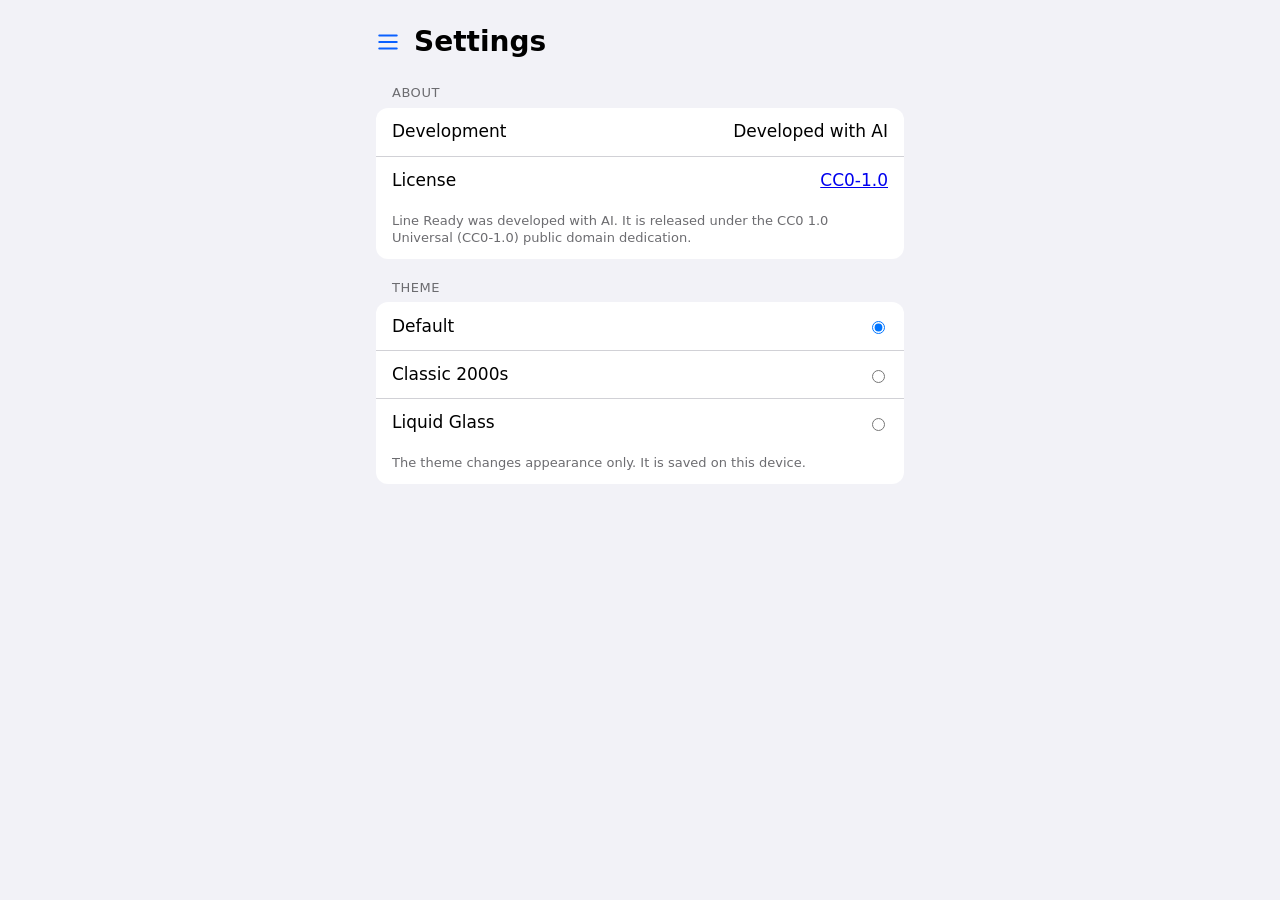
<file: settings.html>
<!doctype html>
<html lang="en">
<head>
<meta charset="utf-8">
<meta name="viewport" content="width=device-width, initial-scale=1, viewport-fit=cover">
<meta name="apple-mobile-web-app-capable" content="yes">
<meta name="mobile-web-app-capable" content="yes">
<meta name="apple-mobile-web-app-title" content="Line Ready">
<meta name="apple-mobile-web-app-status-bar-style" content="default">
<meta name="theme-color" content="#f2f2f7" media="(prefers-color-scheme: light)">
<meta name="theme-color" content="#000000" media="(prefers-color-scheme: dark)">
<link rel="manifest" href="manifest.webmanifest">
<link rel="apple-touch-icon" href="icon-180.png">
<link rel="icon" href="icon.svg">
<script>try{var t=localStorage.getItem("line-ready-theme");if(t==="classic"||t==="glass")document.documentElement.setAttribute("data-theme",t)}catch(e){}</script>
<link rel="stylesheet" href="app.css">
<link rel="stylesheet" href="themes.css">
<title>Settings · Line Ready</title>
</head>
<body>
<header class="titlebar">
  <button class="iconbtn" id="menuBtn" type="button" aria-label="Open menu" aria-controls="drawer" aria-expanded="false"></button>
  <h1>Settings</h1>
</header>

<h2>About</h2>
<div class="card">
  <div class="row"><span>Development</span><span>Developed with AI</span></div>
  <div class="row"><span>License</span><a href="https://creativecommons.org/publicdomain/zero/1.0/" target="_blank" rel="noopener">CC0-1.0</a></div>
  <div class="note">Line Ready was developed with AI. It is released under the CC0 1.0 Universal (CC0-1.0) public domain dedication.</div>
</div>

<h2>Theme</h2>
<div class="card" role="radiogroup" aria-label="Theme">
  <label class="row"><span>Default</span><input type="radio" name="theme" value="default"></label>
  <label class="row"><span>Classic 2000s</span><input type="radio" name="theme" value="classic"></label>
  <label class="row"><span>Liquid Glass</span><input type="radio" name="theme" value="glass"></label>
  <div class="note">The theme changes appearance only. It is saved on this device.</div>
</div>

<script>
"use strict";
const THEME_KEY = "line-ready-theme";
const THEMES = ["default", "classic", "glass"];
const radios = document.querySelectorAll('input[name="theme"]');

function savedTheme() {
  try { const t = localStorage.getItem(THEME_KEY); return THEMES.includes(t) ? t : "default"; } catch (_) { return "default"; }
}
function applyTheme(name) {
  if (name !== "default") document.documentElement.setAttribute("data-theme", name);
  else document.documentElement.removeAttribute("data-theme");
  try { localStorage.setItem(THEME_KEY, name); } catch (_) {}
}

const current = savedTheme();
radios.forEach(r => {
  r.checked = r.value === current;
  r.addEventListener("change", () => { if (r.checked) applyTheme(r.value); });
});

if ("serviceWorker" in navigator && (location.protocol === "https:" || location.hostname === "localhost")) {
  navigator.serviceWorker.register("sw.js").catch(() => {});
}
</script>
<script src="common.js"></script>
</body>
</html>
</file>
<file: app.css>
:root {
    --bg: #f2f2f7; --card: #fff; --text: #000; --muted: #6c6c70; --line: #d1d1d6; --accent: #0a60ff;
  }
  @media (prefers-color-scheme: dark) {
    :root { --bg: #000; --card: #1c1c1e; --text: #fff; --muted: #98989f; --line: #38383a; --accent: #4c8dff; }
  }
  * { box-sizing: border-box; }
  [hidden] { display: none !important; }
  body {
    margin: 0; background: var(--bg); color: var(--text);
    font: 17px/1.35 -apple-system, BlinkMacSystemFont, "SF Pro Text", system-ui, sans-serif;
    padding: max(16px, env(safe-area-inset-top)) max(16px, env(safe-area-inset-right))
             max(24px, env(safe-area-inset-bottom)) max(16px, env(safe-area-inset-left));
    max-width: 560px; margin-inline: auto;
  }
  h1 { font-size: 28px; margin: 8px 0 16px; }
  h2 { font-size: 13px; text-transform: uppercase; letter-spacing: .04em; color: var(--muted); margin: 20px 16px 6px; font-weight: 500; }
  .card { background: var(--card); border-radius: 12px; overflow: hidden; }
  .row { display: flex; align-items: center; justify-content: space-between; gap: 12px; padding: 12px 16px; border-top: 1px solid var(--line); min-height: 48px; }
  .row:first-child { border-top: 0; }
  label { flex: none; }
  input[type=text], input[type=number], select {
    font: inherit; color: var(--text); background: transparent; border: 0; text-align: right; flex: 1; min-width: 0; outline: none;
  }
  select { text-align-last: right; }
  input::placeholder { color: var(--muted); }
  .note { font-size: 13px; color: var(--muted); padding: 8px 16px 12px; }
  .h2-info { display: flex; align-items: center; gap: 8px; }
  .info-btn {
    flex: none; width: 22px; height: 22px; padding: 0; border-radius: 50%; border: 1.5px solid currentColor;
    background: transparent; color: var(--accent); font: italic 700 13px/1 Georgia, "Times New Roman", serif;
    text-transform: none; letter-spacing: 0; display: inline-flex; align-items: center; justify-content: center;
    cursor: pointer; -webkit-tap-highlight-color: transparent; position: relative;
  }
  .info-btn::after { content: ""; position: absolute; inset: -11px; }  /* 44 px touch target */
  .info-btn[aria-expanded=true] { background: var(--accent); color: #fff; border-color: var(--accent); }
  .seg { display: flex; background: var(--bg); border-radius: 9px; padding: 2px; width: 100%; }
  .seg button { flex: 1; font: inherit; font-size: 15px; padding: 6px; border: 0; background: transparent; color: var(--text); border-radius: 7px; }
  .seg button[aria-pressed=true] { background: var(--card); box-shadow: 0 1px 3px rgba(0,0,0,.25); font-weight: 600; }
  .result { text-align: center; font-size: 52px; font-weight: 600; padding: 18px 0 14px; font-variant-numeric: tabular-nums; }
  .result.empty { color: var(--muted); }
  .formula { font-size: 13px; color: var(--muted); padding: 0 16px 14px; text-align: center; }
  .toggle { width: 51px; height: 31px; accent-color: var(--accent); }

/* ---- shared shell: title bar + sidebar menu ---- */
.titlebar { display: flex; align-items: center; gap: 4px; margin: 4px 0 16px; }
.titlebar h1 { margin: 0; }
.iconbtn { flex: none; width: 44px; height: 44px; margin-left: -10px; display: grid; place-items: center;
  border: 0; border-radius: 10px; background: transparent; color: var(--accent); cursor: pointer; }
.iconbtn:active { background: var(--card); }
.iconbtn svg { width: 26px; height: 26px; }
.scrim { position: fixed; inset: 0; background: rgba(0,0,0,.4); z-index: 20; }
.drawer { position: fixed; top: 0; bottom: 0; left: 0; width: min(80vw, 300px); z-index: 30;
  background: var(--card); color: var(--text); box-shadow: 2px 0 16px rgba(0,0,0,.3);
  padding: max(16px, env(safe-area-inset-top)) 12px max(16px, env(safe-area-inset-bottom)) max(12px, env(safe-area-inset-left));
  transform: translateX(-105%); visibility: hidden; transition: transform .2s ease, visibility 0s .2s; }
.drawer.open { transform: none; visibility: visible; transition: transform .2s ease, visibility 0s; }
.drawer-head { display: flex; align-items: center; justify-content: space-between; padding: 0 4px 8px 8px; font-weight: 600; font-size: 20px; }
.drawer-head .iconbtn { margin-left: 0; }
.drawer ul { list-style: none; margin: 0; padding: 0; }
.drawer a { display: flex; align-items: center; gap: 14px; padding: 12px 10px; border-radius: 10px; color: var(--text); text-decoration: none; min-height: 48px; }
.drawer a svg { width: 26px; height: 26px; flex: none; color: var(--accent); }
.drawer a[aria-current=page] { background: var(--bg); font-weight: 600; }
@media (prefers-reduced-motion: reduce) { .drawer, .drawer.open { transition: none; } }

/* ---- par timer ---- */
.display { text-align: center; padding: 18px 16px 8px; }
.display .big { font-size: 72px; font-weight: 700; font-variant-numeric: tabular-nums; line-height: 1.1; }
.display .sub { color: var(--muted); font-size: 15px; min-height: 22px; margin-top: 4px; }
.display[data-phase=ready] .big { color: #ff9f0a; }
.display[data-phase=go] .big { color: #30d158; }
.display[data-phase=done] .big { color: var(--accent); }
.btnrow { display: flex; gap: 10px; padding: 8px 16px 16px; }
.btn { flex: 1; font: inherit; font-weight: 600; padding: 14px; border: 0; border-radius: 12px; cursor: pointer;
  background: var(--accent); color: #fff; min-height: 50px; }
.btn.secondary { background: var(--bg); color: var(--accent); }
.btn.stop { background: #ff453a; }
.btn:disabled { opacity: .45; }
.error { color: #ff453a; padding: 0 16px 12px; font-size: 14px; }
fieldset { border: 0; margin: 0; padding: 0; min-width: 0; }
input[type=range] { flex: 1; accent-color: var(--accent); }
.sr-only { position: absolute; width: 1px; height: 1px; overflow: hidden; clip: rect(0 0 0 0); white-space: nowrap; }

/* ---- par timer lock button ---- */
body.par-page { padding-bottom: max(120px, calc(env(safe-area-inset-bottom) + 100px)); }
.lockbtn { position: fixed; z-index: 15; width: 64px; height: 64px; padding: 0; border: 0; border-radius: 50%;
  right: max(16px, env(safe-area-inset-right)); bottom: max(20px, calc(env(safe-area-inset-bottom) + 8px));
  display: grid; place-items: center; color: #fff; background: #0a60ff; box-shadow: 0 3px 12px rgba(0,0,0,.35);
  touch-action: none; -webkit-user-select: none; user-select: none; -webkit-touch-callout: none;
  -webkit-tap-highlight-color: transparent; cursor: pointer; }
.lockbtn[aria-pressed=true] { background: #e5271c; }
.lockbtn svg { width: 30px; height: 30px; grid-area: 1 / 1; }
.lockbtn .ring { position: absolute; inset: 0; width: 100%; height: 100%; transform: rotate(-90deg); pointer-events: none; }
.lockbtn .ring circle { fill: none; stroke: #fff; stroke-width: 4; stroke-linecap: round; }
.lockbtn .icon-open { display: block; } .lockbtn .icon-closed { display: none; }
.lockbtn[aria-pressed=true] .icon-open { display: none; } .lockbtn[aria-pressed=true] .icon-closed { display: block; }
.lockbtn.holding { transform: scale(1.08); }
.toast { position: fixed; z-index: 16; left: 50%; transform: translateX(-50%); bottom: max(100px, calc(env(safe-area-inset-bottom) + 90px));
  background: rgba(30,30,32,.92); color: #fff; padding: 10px 16px; border-radius: 20px; font-size: 15px; pointer-events: none; white-space: nowrap; }

/* ---- call out chip, quiz pieces ---- */
:root { --good: #1f8f3a; --bad: #d92d20; }
@media (prefers-color-scheme: dark) { :root { --good: #30d158; --bad: #ff6b61; } }
.cue { display: inline-block; margin: 4px 0 0; padding: 6px 20px; border-radius: 999px; border: 2px solid var(--accent);
  font-size: 26px; font-weight: 700; color: var(--text); }
.feedback { padding: 12px 16px; border-top: 1px solid var(--line); }
.feedback .head { font-weight: 700; margin-bottom: 4px; }
.feedback .good { color: var(--good); } .feedback .bad { color: var(--bad); }
.feedback div + div { margin-top: 2px; }
.stats { padding: 10px 16px; color: var(--muted); font-size: 14px; }
.reticle-wrap { padding: 10px; }
.reticle-wrap svg { display: block; width: 100%; height: auto; border-radius: 12px; }
.value { text-align: right; }
</file>
<file: themes.css>
/* Themes. "default" is the base look in app.css. "classic" mimics mid-2000s websites:
   Verdana type, blue gradient masthead and panel title bars, glossy buttons, hatch-pattern backdrop.
   Everything is scoped to :root[data-theme="classic"]; markup and behavior are unchanged. */

:root[data-theme="classic"] {
  color-scheme: light;
  --bg: #dbe5ef; --card: #ffffff; --text: #222222; --muted: #555555; --line: #e1e8ef; --accent: #336699;
  background-color: #b9cadb;
  background-image: repeating-linear-gradient(135deg, rgba(255,255,255,.22) 0 2px, rgba(255,255,255,0) 2px 5px);
}

/* page frame */
:root[data-theme="classic"] body {
  font-family: Verdana, Geneva, Tahoma, sans-serif; font-size: 14px; line-height: 1.45; color: #222;
  background: #f7f9fb; border: 1px solid #6d8aa8;
  box-shadow: 0 0 0 3px rgba(255,255,255,.55), 0 4px 14px rgba(0,30,60,.35);
  width: min(560px, calc(100% - 16px)); max-width: none; margin: 10px auto;
}

/* masthead */
:root[data-theme="classic"] .titlebar {
  background: linear-gradient(#5a8fc7 0%, #3a6ea5 48%, #2f5f94 52%, #3f78b3 100%);
  border: 1px solid #234a77; border-radius: 6px; padding: 6px 10px 6px 6px; margin: 0 0 14px;
  box-shadow: inset 0 1px 0 rgba(255,255,255,.45), 0 1px 3px rgba(0,0,0,.3);
}
:root[data-theme="classic"] .titlebar h1 {
  color: #fff; font: bold 22px "Trebuchet MS", Verdana, sans-serif; text-shadow: 1px 1px 0 #1b3c63;
}
:root[data-theme="classic"] .titlebar .iconbtn { color: #fff; margin-left: 0; }
:root[data-theme="classic"] .iconbtn:active { background: rgba(255,255,255,.2); }

/* panels: title bar + bordered box */
:root[data-theme="classic"] h2 {
  margin: 16px 0 0; padding: 5px 10px; font: bold 12px Verdana, Geneva, sans-serif; letter-spacing: 0;
  text-transform: none; color: #1e3f66; text-shadow: 0 1px 0 #fff;
  background: linear-gradient(#fbfdff, #cfdceb); border: 1px solid #8ea8c3; border-bottom: 0; border-radius: 6px 6px 0 0;
}
:root[data-theme="classic"] .card {
  background: #fff; border: 1px solid #8ea8c3; border-radius: 6px; box-shadow: 0 1px 2px rgba(0,0,0,.12);
}
:root[data-theme="classic"] h2 + .card { border-radius: 0 0 6px 6px; }
:root[data-theme="classic"] .row { border-top: 1px solid #e1e8ef; padding: 8px 10px; }
:root[data-theme="classic"] .row:nth-child(even) { background: #f3f7fb; }
:root[data-theme="classic"] label { font-weight: bold; color: #1e3f66; }
:root[data-theme="classic"] .note,
:root[data-theme="classic"] .formula,
:root[data-theme="classic"] .display .sub { color: #555; font-size: 12px; }
:root[data-theme="classic"] .error { color: #cc0000; font-weight: bold; }
:root[data-theme="classic"] a { color: #0033cc; text-decoration: underline; }

/* form controls (kept at 16px so iOS does not zoom on focus) */
:root[data-theme="classic"] input[type=text],
:root[data-theme="classic"] select {
  font: 16px Verdana, Geneva, sans-serif; color: #000; background: #fff;
  border: 1px solid #7f9db9; border-radius: 3px; padding: 5px 7px; box-shadow: inset 1px 1px 2px rgba(0,0,0,.18);
}
:root[data-theme="classic"] input::placeholder { color: #8a8a8a; }

/* glossy buttons */
:root[data-theme="classic"] .btn {
  font-family: "Trebuchet MS", Verdana, sans-serif; color: #fff; border: 1px solid #1f4e8c; border-radius: 6px;
  background: linear-gradient(#7db3ee 0%, #3a7bc8 50%, #2a65ad 51%, #3d82d0 100%);
  text-shadow: 0 -1px 0 rgba(0,0,0,.4); box-shadow: inset 0 1px 0 rgba(255,255,255,.5), 0 1px 2px rgba(0,0,0,.3);
}
:root[data-theme="classic"] .btn.secondary {
  color: #1e3f66; border-color: #8a99a8; text-shadow: 0 1px 0 #fff;
  background: linear-gradient(#fdfdfd 0%, #eceff2 50%, #dadfe5 51%, #e8ecf0 100%);
}
:root[data-theme="classic"] .btn.stop {
  border-color: #8a1a12; background: linear-gradient(#f59a92 0%, #de4a40 50%, #c9261c 51%, #dc4439 100%);
}
:root[data-theme="classic"] .btn:active { filter: brightness(.92); }

/* unit switch */
:root[data-theme="classic"] .seg { background: #cfdae6; border: 1px solid #8ea8c3; border-radius: 6px; }
:root[data-theme="classic"] .seg button { color: #1e3f66; font: bold 14px Verdana, sans-serif; border-radius: 4px; }
:root[data-theme="classic"] .seg button[aria-pressed=true] {
  background: linear-gradient(#4a82c0, #2f6aa8); color: #fff; text-shadow: 0 -1px 0 rgba(0,0,0,.4);
  box-shadow: inset 0 1px 2px rgba(0,0,0,.35); font-weight: bold;
}

/* readouts */
:root[data-theme="classic"] .result {
  font-family: Georgia, "Times New Roman", serif; font-weight: bold; color: #1e3f66;
  text-shadow: 1px 1px 0 #fff, 2px 2px 3px rgba(0,0,0,.25);
}
:root[data-theme="classic"] .result.empty { color: #9aa7b4; }
:root[data-theme="classic"] .display { background: linear-gradient(#ffffff, #eef3f8); }
:root[data-theme="classic"] .display .big { font-family: Georgia, "Times New Roman", serif; }
:root[data-theme="classic"] .display[data-phase=ready] .big { color: #cc6600; }
:root[data-theme="classic"] .display[data-phase=go] .big { color: #2e8b00; }
:root[data-theme="classic"] .display[data-phase=done] .big { color: #1d5fa8; }

/* sidebar */
:root[data-theme="classic"] .drawer {
  background: #f4f7fa; border-right: 1px solid #6d8aa8; font-family: Verdana, Geneva, sans-serif; color: #222;
}
:root[data-theme="classic"] .drawer-head {
  background: linear-gradient(#5a8fc7 0%, #3a6ea5 48%, #2f5f94 52%, #3f78b3 100%); color: #fff;
  border: 1px solid #234a77; border-radius: 6px; padding: 4px 4px 4px 12px; margin-bottom: 10px;
  font: bold 18px "Trebuchet MS", Verdana, sans-serif; text-shadow: 1px 1px 0 #1b3c63;
}
:root[data-theme="classic"] .drawer-head .iconbtn { color: #fff; }
:root[data-theme="classic"] .drawer a { color: #0033cc; text-decoration: underline; border: 1px solid transparent; border-radius: 4px; font-size: 15px; }
:root[data-theme="classic"] .drawer a svg { color: #336699; }
:root[data-theme="classic"] .drawer a[aria-current=page] {
  background: #fff8c6; border-color: #e0cf7a; color: #222; font-weight: bold; text-decoration: none;
}

/* lock button keeps its blue (unlocked) / red (locked) meaning */
:root[data-theme="classic"] .lockbtn {
  border: 2px solid #1d4f8c; background: radial-gradient(circle at 50% 25%, #7fb2ee, #2f6db5 70%);
}
:root[data-theme="classic"] .lockbtn[aria-pressed=true] {
  border-color: #8a1a12; background: radial-gradient(circle at 50% 25%, #f59a92, #cf2a1e 70%);
}
/* XP-style tooltip */
:root[data-theme="classic"] .toast {
  background: #ffffe1; color: #000; border: 1px solid #000; border-radius: 0; font: 12px Tahoma, Verdana, sans-serif; padding: 5px 9px;
}


/* =====================================================================
   Theme: "glass" (Liquid Glass)
   Translucent, blurred, light-catching surfaces over a colorful backdrop, with tinted glass
   for controls. Follows the system light / dark setting. Appearance only.
   ===================================================================== */

:root[data-theme="glass"] {
  color-scheme: light;
  --text: #14213d; --muted: rgba(20,33,61,.62); --accent: #0a6cff;
  --bg: #e9eefc; --card: rgba(255,255,255,.4); --line: rgba(255,255,255,.55);
  --g-a: rgba(255,255,255,.62); --g-b: rgba(255,255,255,.2);
  --g-border: rgba(255,255,255,.75); --g-edge: rgba(255,255,255,.95); --g-shadow: rgba(60,70,170,.24);
  --g-glow: rgba(110,90,255,.30);
  --field: rgba(255,255,255,.5); --field-shadow: rgba(40,50,120,.2);
  --blur: blur(26px) saturate(190%);
  background-color: #e9eefc;
}
@media (prefers-color-scheme: dark) {
  :root[data-theme="glass"] {
    color-scheme: dark;
    --text: #f4f6ff; --muted: rgba(235,240,255,.68); --accent: #6cb2ff;
    --bg: #0b1020; --card: rgba(255,255,255,.08); --line: rgba(255,255,255,.14);
    --g-a: rgba(255,255,255,.18); --g-b: rgba(255,255,255,.05);
    --g-border: rgba(255,255,255,.3); --g-edge: rgba(255,255,255,.42); --g-shadow: rgba(0,0,0,.5);
    --g-glow: rgba(120,100,255,.35);
    --field: rgba(255,255,255,.1); --field-shadow: rgba(0,0,0,.45);
    background-color: #0b1020;
  }
}

/* colorful backdrop the glass refracts (fixed, so it stays put while the page scrolls) */
:root[data-theme="glass"] body { background: transparent; color: var(--text); }
:root[data-theme="glass"] body::before {
  content: ""; position: fixed; inset: 0; z-index: -1;
  background:
    radial-gradient(60% 42% at 10% 6%,  #7cc0ff 0%, transparent 70%),
    radial-gradient(55% 40% at 95% 16%, #d1a0ff 0%, transparent 70%),
    radial-gradient(60% 48% at 90% 88%, #ffa9cf 0%, transparent 70%),
    radial-gradient(58% 46% at 6% 92%,  #8ff0d2 0%, transparent 70%),
    radial-gradient(40% 28% at 52% 52%, #ffe0a0 0%, transparent 72%),
    #e9eefc;
}
@media (prefers-color-scheme: dark) {
  :root[data-theme="glass"] body::before {
    background:
      radial-gradient(60% 42% at 10% 6%,  #1f63ff 0%, transparent 70%),
      radial-gradient(55% 40% at 95% 16%, #8a3dff 0%, transparent 70%),
      radial-gradient(60% 48% at 90% 88%, #ff2f86 0%, transparent 70%),
      radial-gradient(58% 46% at 6% 92%,  #00b39a 0%, transparent 70%),
      radial-gradient(40% 28% at 52% 52%, #ff9a3c 0%, transparent 72%),
      #0b1020;
  }
}

/* glass surfaces */
:root[data-theme="glass"] .card {
  background:
    radial-gradient(130% 70% at 0% 0%, var(--g-edge), transparent 52%),
    linear-gradient(135deg, var(--g-a), var(--g-b));
  -webkit-backdrop-filter: var(--blur); backdrop-filter: var(--blur);
  border: 1px solid var(--g-border); border-radius: 28px;
  box-shadow:
    inset 0 1px 0 var(--g-edge),
    inset 0 -1px 0 rgba(255,255,255,.14),
    inset 0 -16px 30px -20px var(--g-glow),
    0 14px 34px var(--g-shadow);
}
:root[data-theme="glass"] .row { border-top: 1px solid var(--line); padding: 10px 18px; }
:root[data-theme="glass"] .row:first-child { border-top: 0; }
:root[data-theme="glass"] label { font-weight: 500; }
:root[data-theme="glass"] h2 {
  margin: 24px 0 8px 20px; font-size: 13px; font-weight: 600; letter-spacing: .03em; text-transform: none; color: var(--muted);
}
:root[data-theme="glass"] .note,
:root[data-theme="glass"] .formula,
:root[data-theme="glass"] .display .sub { color: var(--muted); }
:root[data-theme="glass"] .note { padding: 8px 18px 14px; }
:root[data-theme="glass"] .error { color: #ff453a; font-weight: 600; }
:root[data-theme="glass"] a { color: var(--accent); }

/* masthead: blue to violet tinted glass pill */
:root[data-theme="glass"] .titlebar {
  position: relative; padding: 6px 18px 6px 6px; margin: 0 0 12px; border-radius: 999px; overflow: hidden;
  background:
    radial-gradient(90% 140% at 8% 0%, rgba(255,255,255,.7), transparent 55%),
    linear-gradient(120deg, rgba(40,140,255,.72), rgba(140,90,255,.58) 60%, rgba(255,110,190,.5));
  -webkit-backdrop-filter: var(--blur); backdrop-filter: var(--blur);
  border: 1px solid var(--g-border);
  box-shadow: inset 0 1px 0 rgba(255,255,255,.9), inset 0 -10px 22px -14px rgba(60,20,160,.5), 0 12px 30px rgba(70,80,220,.35);
}
:root[data-theme="glass"] .titlebar h1 { color: #fff; font-weight: 700; text-shadow: 0 1px 8px rgba(20,40,140,.55); }
:root[data-theme="glass"] .titlebar .iconbtn { color: #fff; margin-left: 0; }
:root[data-theme="glass"] .iconbtn:active { background: rgba(255,255,255,.3); }

/* controls */
:root[data-theme="glass"] input[type=text],
:root[data-theme="glass"] select {
  font-size: 16px; color: var(--text); background: var(--field);
  border: 1px solid var(--g-border); border-radius: 14px; padding: 6px 12px;
  box-shadow: inset 0 2px 6px var(--field-shadow), 0 1px 0 var(--g-edge);
}
:root[data-theme="glass"] input::placeholder { color: var(--muted); }

:root[data-theme="glass"] .btn {
  border-radius: 999px; color: #fff; border: 1px solid rgba(255,255,255,.7);
  background:
    radial-gradient(120% 90% at 20% 0%, rgba(255,255,255,.65), transparent 50%),
    linear-gradient(180deg, rgba(86,170,255,.95), rgba(10,100,255,.82));
  -webkit-backdrop-filter: var(--blur); backdrop-filter: var(--blur);
  text-shadow: 0 1px 4px rgba(0,40,140,.45);
  box-shadow: inset 0 1px 1px rgba(255,255,255,.9), inset 0 -8px 16px -8px rgba(0,50,170,.5), 0 8px 22px rgba(10,100,255,.4);
}
:root[data-theme="glass"] .btn.secondary {
  color: var(--accent); text-shadow: none;
  background: radial-gradient(120% 90% at 20% 0%, var(--g-edge), transparent 55%), linear-gradient(180deg, var(--g-a), var(--g-b));
  box-shadow: inset 0 1px 1px var(--g-edge), 0 8px 22px var(--g-shadow);
}
:root[data-theme="glass"] .btn.stop {
  background:
    radial-gradient(120% 90% at 20% 0%, rgba(255,255,255,.6), transparent 50%),
    linear-gradient(180deg, rgba(255,120,108,.95), rgba(235,40,30,.85));
  text-shadow: 0 1px 4px rgba(120,0,0,.45);
  box-shadow: inset 0 1px 1px rgba(255,255,255,.9), inset 0 -8px 16px -8px rgba(150,0,0,.5), 0 8px 22px rgba(235,40,30,.4);
}
:root[data-theme="glass"] .btn:active { transform: scale(.97); }

:root[data-theme="glass"] .seg {
  background: rgba(255,255,255,.22); border: 1px solid var(--g-border); border-radius: 999px; padding: 3px;
  box-shadow: inset 0 2px 6px var(--field-shadow);
}
:root[data-theme="glass"] .seg button { border-radius: 999px; color: var(--text); font-weight: 500; }
:root[data-theme="glass"] .seg button[aria-pressed=true] {
  color: #fff; font-weight: 600; text-shadow: 0 1px 4px rgba(0,40,140,.45);
  background: radial-gradient(120% 90% at 20% 0%, rgba(255,255,255,.6), transparent 55%),
              linear-gradient(180deg, rgba(86,170,255,.95), rgba(10,100,255,.82));
  box-shadow: inset 0 1px 1px rgba(255,255,255,.85), 0 4px 14px rgba(10,100,255,.45);
}

/* readouts: gradient numerals, plus a colored glow behind the timer for each phase */
:root[data-theme="glass"] .result,
:root[data-theme="glass"] .display .big {
  background: linear-gradient(180deg, #3f9bff, #7b4dff); -webkit-background-clip: text; background-clip: text;
  color: transparent; -webkit-text-fill-color: transparent;
}
:root[data-theme="glass"] .result.empty,
:root[data-theme="glass"] .display[data-phase=idle] .big {
  background: none; color: var(--muted); -webkit-text-fill-color: var(--muted);
}
:root[data-theme="glass"] .display { border-radius: 28px 28px 0 0; }
:root[data-theme="glass"] .display[data-phase=ready] .big { background-image: linear-gradient(180deg, #ffc247, #ff7a1a); }
:root[data-theme="glass"] .display[data-phase=go] .big { background-image: linear-gradient(180deg, #62f2a0, #08b98a); }
:root[data-theme="glass"] .display[data-phase=done] .big { background-image: linear-gradient(180deg, #5ac8ff, #8a5cff); }
:root[data-theme="glass"] .display[data-phase=ready] { background: radial-gradient(75% 95% at 50% 35%, rgba(255,170,50,.38), transparent 72%); }
:root[data-theme="glass"] .display[data-phase=go]    { background: radial-gradient(75% 95% at 50% 35%, rgba(40,220,130,.38), transparent 72%); }
:root[data-theme="glass"] .display[data-phase=done]  { background: radial-gradient(75% 95% at 50% 35%, rgba(100,140,255,.38), transparent 72%); }

/* sidebar: frosted glass panel */
:root[data-theme="glass"] .scrim { background: rgba(20,30,80,.28); -webkit-backdrop-filter: blur(4px); backdrop-filter: blur(4px); }
:root[data-theme="glass"] .drawer {
  color: var(--text);
  background:
    radial-gradient(120% 50% at 0% 0%, var(--g-edge), transparent 50%),
    linear-gradient(160deg, var(--g-a), var(--g-b)),
    linear-gradient(200deg, rgba(120,170,255,.28), rgba(190,130,255,.22));
  -webkit-backdrop-filter: blur(34px) saturate(190%); backdrop-filter: blur(34px) saturate(190%);
  border: 1px solid var(--g-border); border-left: 0; border-radius: 0 30px 30px 0;
  box-shadow: inset 0 1px 0 var(--g-edge), 12px 0 40px var(--g-shadow);
}
:root[data-theme="glass"] .drawer-head { color: var(--text); }
:root[data-theme="glass"] .drawer-head .iconbtn { color: var(--accent); }
:root[data-theme="glass"] .drawer a { color: var(--text); text-decoration: none; border-radius: 18px; border: 1px solid transparent; }
:root[data-theme="glass"] .drawer a svg { color: var(--accent); }
:root[data-theme="glass"] .drawer a[aria-current=page] {
  font-weight: 600; border-color: var(--g-border);
  background: radial-gradient(120% 120% at 15% 0%, var(--g-edge), transparent 60%),
              linear-gradient(120deg, rgba(60,150,255,.35), rgba(160,100,255,.28));
  box-shadow: inset 0 1px 0 var(--g-edge), 0 6px 18px rgba(80,90,220,.25);
}

/* lock button: glass sphere, blue when unlocked, red when locked */
:root[data-theme="glass"] .lockbtn {
  border: 1px solid rgba(255,255,255,.75);
  background:
    radial-gradient(circle at 30% 20%, rgba(255,255,255,.8), rgba(255,255,255,0) 42%),
    linear-gradient(160deg, rgba(96,176,255,.95), rgba(10,90,255,.85));
  -webkit-backdrop-filter: var(--blur); backdrop-filter: var(--blur);
  box-shadow: inset 0 1px 2px rgba(255,255,255,.95), inset 0 -10px 18px rgba(0,40,170,.4), 0 10px 28px rgba(10,100,255,.55);
}
:root[data-theme="glass"] .lockbtn[aria-pressed=true] {
  background:
    radial-gradient(circle at 30% 20%, rgba(255,255,255,.75), rgba(255,255,255,0) 42%),
    linear-gradient(160deg, rgba(255,128,116,.95), rgba(232,36,28,.88));
  box-shadow: inset 0 1px 2px rgba(255,255,255,.95), inset 0 -10px 18px rgba(150,0,0,.4), 0 10px 28px rgba(235,40,30,.55);
}
:root[data-theme="glass"] .toast {
  background: rgba(30,36,70,.55); color: #fff; border: 1px solid rgba(255,255,255,.35); border-radius: 999px; padding: 9px 18px;
  -webkit-backdrop-filter: blur(20px) saturate(180%); backdrop-filter: blur(20px) saturate(180%);
  box-shadow: inset 0 1px 0 rgba(255,255,255,.4), 0 8px 24px rgba(0,0,0,.3);
}

/* fallbacks: no backdrop-filter support, or the user asked for less transparency */
@supports not ((-webkit-backdrop-filter: blur(1px)) or (backdrop-filter: blur(1px))) {
  :root[data-theme="glass"] .card, :root[data-theme="glass"] .drawer { background-color: rgba(245,247,255,.92); }
}
@media (prefers-reduced-transparency: reduce) {
  :root[data-theme="glass"] { --g-a: rgba(255,255,255,.9); --g-b: rgba(245,247,255,.85); }
}

/* quiz result colors that stay readable in each theme */
:root[data-theme="classic"] { --good: #1c7a1c; --bad: #cc0000; }
:root[data-theme="glass"] { --good: #12823a; --bad: #d92d20; }
@media (prefers-color-scheme: dark) { :root[data-theme="glass"] { --good: #3ee07a; --bad: #ff7b72; } }
</file>
